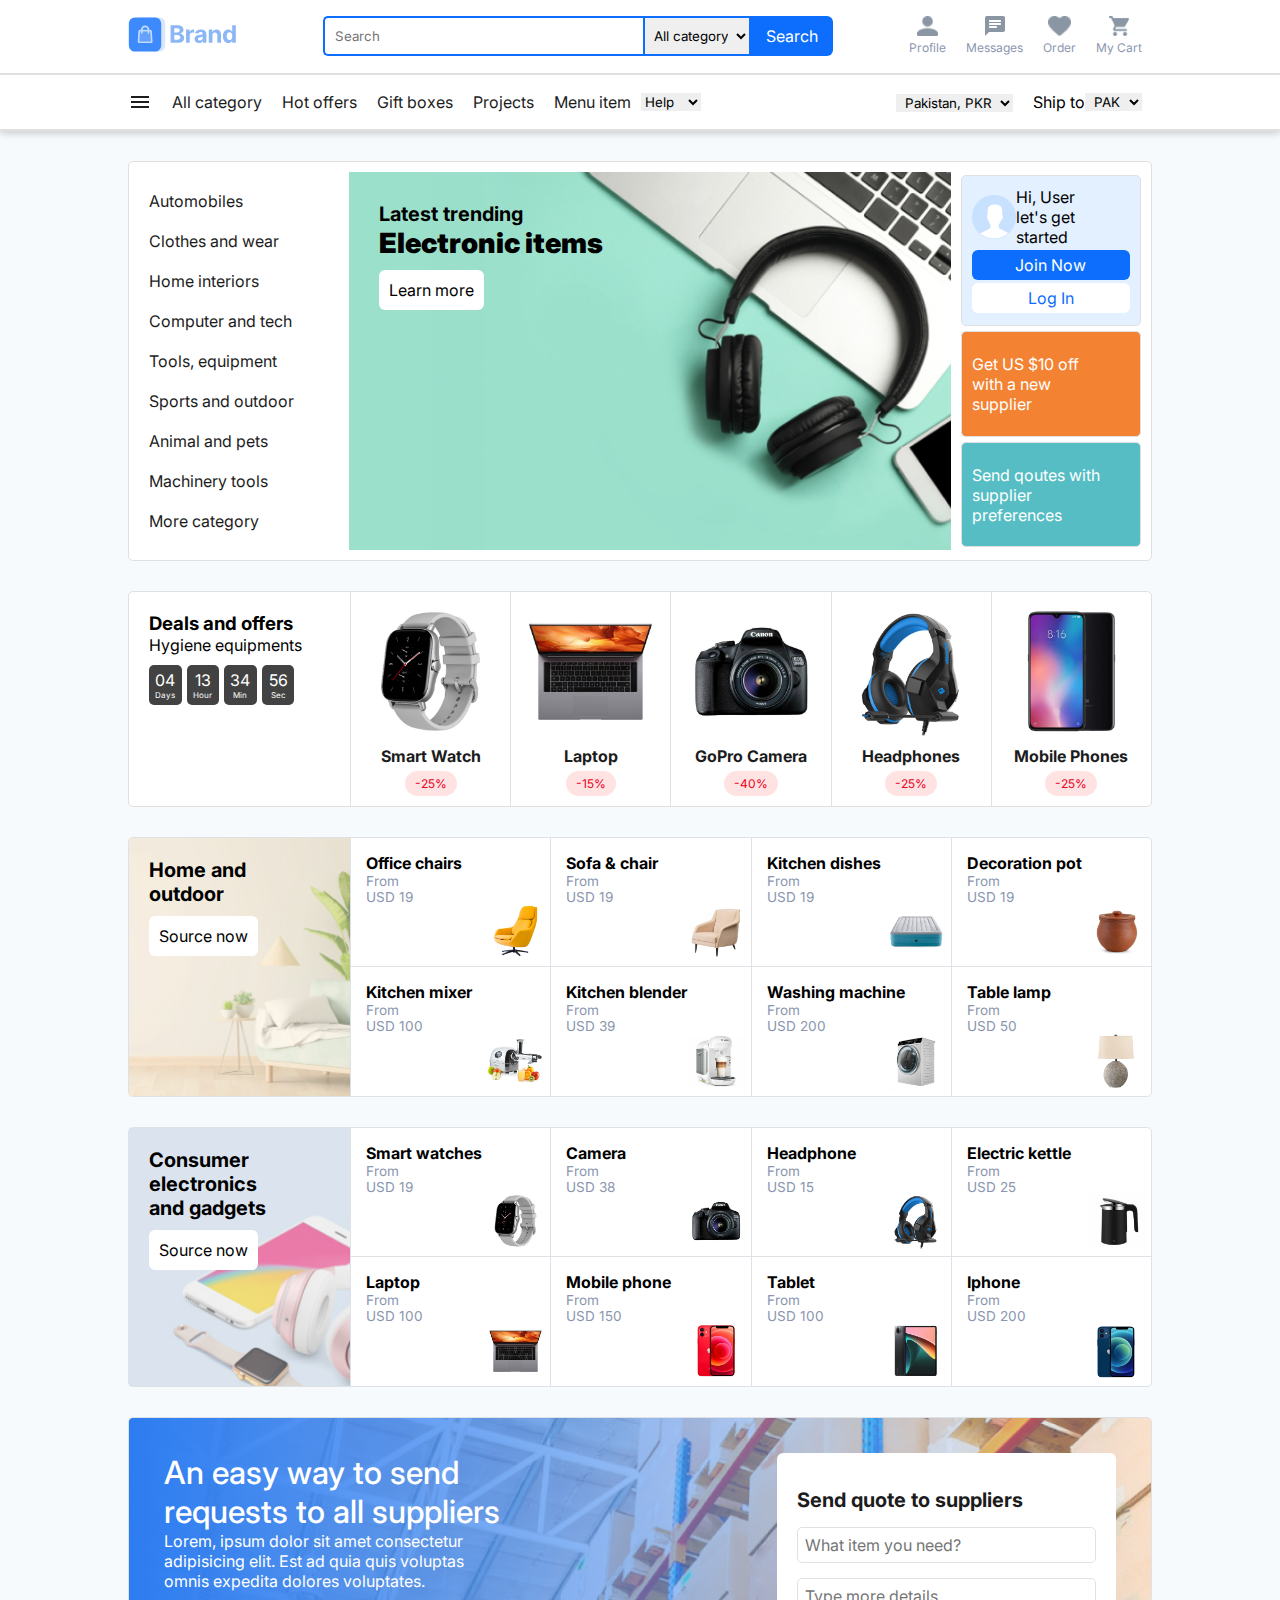
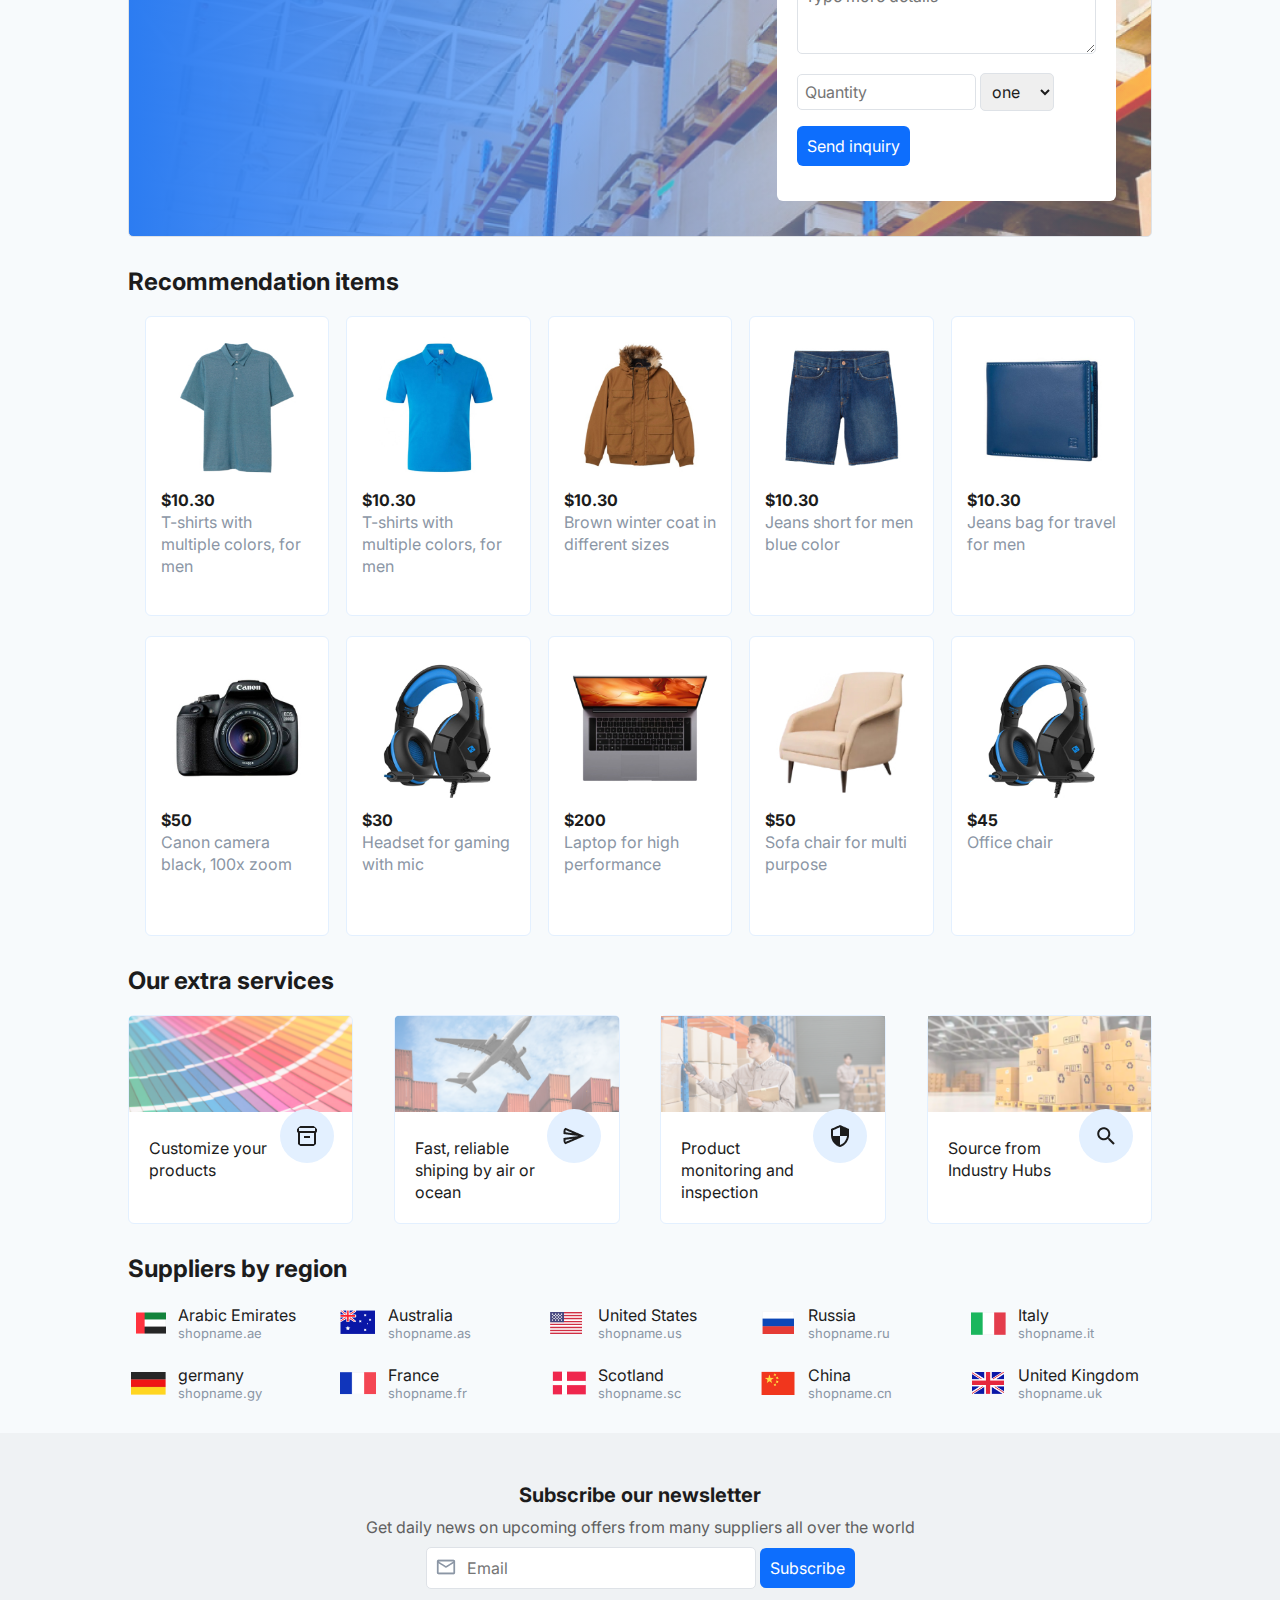
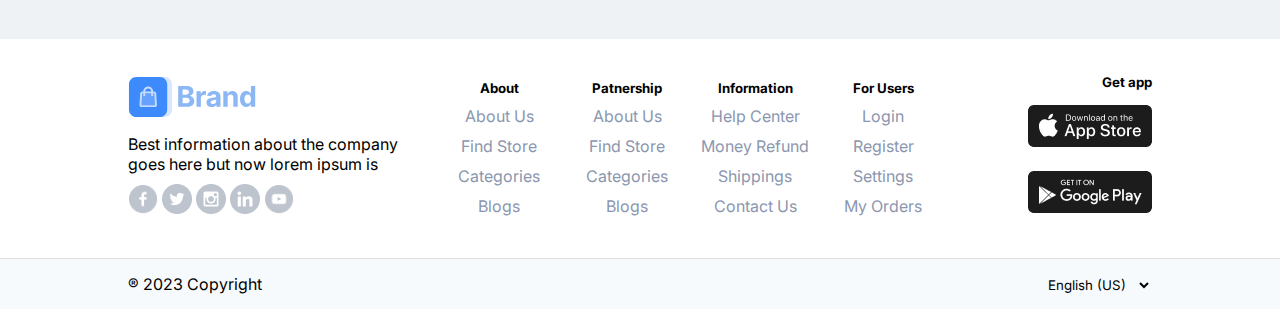
<file: index.html>
<!DOCTYPE html>
<html lang="en">

<head>
    <meta charset="UTF-8">
    <meta name="viewport" content="width=device-width, initial-scale=1.0">
    <meta name="google-site-verification" content="2sLh65_QUooqGblprOI79Jn5isO3HQRgc42UhlFhmOs" />
    <title>Ecommerce Website</title>
    <link rel="preconnect" href="https://fonts.googleapis.com">
    <link rel="preconnect" href="https://fonts.gstatic.com" crossorigin>
    <link
        href="https://fonts.googleapis.com/css2?family=Inter:ital,opsz,wght@0,14..32,100..900;1,14..32,100..900&display=swap"
        rel="stylesheet">
    <link href="stylesheet/styles.css" rel="stylesheet">
    <link href="stylesheet/homepage.css" rel="stylesheet">
</head>

<body>
    <!-- Header which contain navbar -->
    <header>
        <!-- Navbar container div -->
        <nav class="nav-container">
            <!-- Upper part of navbar -->
            <div id="upper-nav" class="flex-between padding">
                <!-- Brand logo in navbar -->
                <div id="nav-logo" class="flex-center">
                    <!-- Menu button for small screen sizes -->
                    <img src="images/menu.png" alt="Menu Icon" class="menu-img" onclick="showSideMenu();">
                    <a href="index.html"><img src="images/logo-colored.svg" alt="Colored Logo" class="logo-img"></a>
                </div>
                <!-- Navbar icons for small screen size -->
                <div id="first-icons" class="flex-center">
                    <div class="fa-icons">
                        <a href="#"><img src="images/shopping_cart.png" alt="Profile Icon"></a>
                    </div>
                    <div class="fa-icons">
                        <a href="#"><img src="images/person.png" alt="Messages Icon"></a>
                    </div>
                </div>
                <!-- Navbar first search box for bigger screen sizes -->
                <div id="first-search-box" class="flex-center search-box">
                    <search class="flex">
                        <input type="text" name="search" id="search-box" class="blue-border" placeholder="Search">
                    </search>
                    <select id="category" class="blue-border">
                        <option selected>All category</option>
                        <option>Option 2</option>
                        <option>Option 3</option>
                        <option>Option 4</option>
                        <option>Option 5</option>
                    </select>
                    <button class="blue-button">Search</button>
                </div>
                <!-- Navbar icon for larger screen size -->
                <div id="second-icons" class="flex-center">
                    <div class="fa-icons text-align">
                        <a href="#" class="no-decoration"><img src="images/profile.png" alt="Profile Icon">
                            <p>Profile</p>
                        </a>
                    </div>
                    <div class="fa-icons text-align">
                        <a href="#" class="no-decoration"><img src="images/message.png" alt="Messages Icon">
                            <p>Messages</p>
                        </a>
                    </div>
                    <div class="fa-icons text-align">
                        <a href="#" class="no-decoration"><img src="images/order.png" alt="Heart Icon">
                            <p>Order</p>
                        </a>
                    </div>
                    <div class="fa-icons  text-align">
                        <a href="#" class="no-decoration">
                            <img src="images/cart.png" alt="Cart Icon">
                            <p>My Cart</p>
                        </a>
                    </div>
                </div>
                <!-- Navbar second search box for small screen size -->
            </div>
            <!-- Search box for small screen size -->
            <div id="search-box-second" class="flex-center padding">
                <search class="flex">
                    <img src="images/search.png" alt="Search Icon">
                    <input type="text" name="search" id="search-box" class="no-border" placeholder="Search">
                </search>
            </div>
            <hr>
            <!-- Lower part of navbar -->
            <div id="lower-nav" class="flex-between padding">
                <!-- Nav items list for large screens -->
                <div id="first-nav-items" class="nav-list flex-center">
                    <img src="images/menu.png" alt="Menu Icon" class="menu-img">
                    <a href="product-category.html">All category</a>
                    <a href="#">Hot offers</a>
                    <a href="#">Gift boxes</a>
                    <a href="#">Projects</a>
                    <a href="product-category.html">Menu item</a>
                    <select id="help" class="no-border">
                        <option selected>Help</option>
                        <option>Option 1</option>
                        <option>Option 2</option>
                        <option>Option 3</option>
                        <option>Option 4</option>
                        <option>Option 5</option>
                    </select>
                </div>
                <!-- Nav payment and shipment options -->
                <div id="nav-payment-shipment" class="flex-center">
                    <div id="payment">
                        <Select id="langpay" class="no-border">
                            <option val="pak" selected>Pakistan, PKR</option>
                            <option val="usd">English, USD</option>
                            <option val="euro">English, EUR</option>
                            <option val="pound">English, GBP</option>
                            <option val="canidian">English, CAD</option>
                            <option val="australian">English, AUD</option>
                        </Select>
                    </div>
                    <div id="shipment" class="flex-center">
                        <p>Ship to</p>
                        <Select id="shipto" class="no-border">
                            <option val="pkr" selected>PAK</option>
                            <option val="us">US</option>
                            <option val="uk">UK</option>
                            <option val="russia">RSA</option>
                            <option val="france">FRN</option>
                        </Select>
                    </div>
                </div>
                <!-- Nav items list for small screens-->
                <div id="second-nav-items" class="flex nav-list">
                    <a href="product-category.html">All category</a>
                    <a href="product-category.html">Gadget</a>
                    <a href="product-category.html">Clothes</a>
                    <a href="product-category.html">Accessories</a>
                    <a href="product-category.html">Fitness</a>
                    <a href="product-category.html">Health</a>
                    <a href="product-category.html">Beauty</a>
                </div>
            </div>
        </nav>
        <hr>
        <div class="side-menu">
            <div>
                <img src="images/avatar.png" alt="Profile image">
                <div>
                    <a href="#">Sign in</a> |
                    <a href="#">Register</a>
                </div>
                <p onclick="hideSideMenu();">x</p>
            </div>
            <a href="index.html"><img src="images/navbar/home.png">Home</a>
            <a href="product-category.html"><img src="images/navbar/list.png">Categories</a>
            <a href="#"><img src="images/navbar/favorite.png">Favorites</a>
            <a href="#"><img src="images/navbar/inventory.png">My Orders</a>
            <hr>
            <a href="#"><img src="images/navbar/language.png">English | USD</a>
            <a href="#"><img src="images/navbar/headset.png">Contact Us</a>
            <a href="#"><img src="images/navbar/business.png">About Us</a>
            <hr>
            <a href="">User agreement</a>
            <a href="">Partnership</a>
            <a href="">Privacy Policy</a>
        </div>
    </header>
    <!-- Main content of homepage -->
    <main class="content">
        <!-- Main section part-->
        <section id="main-section" class="round-border flex">
            <!-- Vertical menu list -->
            <div id="vertical-menu" class="flex-center">
                <a href="product-category.html">Automobiles</a>
                <a href="product-category.html">Clothes and wear</a>
                <a href="product-category.html">Home interiors</a>
                <a href="product-category.html">Computer and tech</a>
                <a href="product-category.html">Tools, equipment</a>
                <a href="product-category.html">Sports and outdoor</a>
                <a href="product-category.html">Animal and pets</a>
                <a href="product-category.html">Machinery tools</a>
                <a href="product-category.html">More category</a>
            </div>
            <!-- Banner image -->
            <div id="banner">
                <h1>Latest trending<br><strong>Electronic items</strong></h1>
                <button class="white-button">Learn more</button>
            </div>
            <!-- Group of block and login/register -->
            <div id="login-block" class="flex-center">
                <div id="login" class="round-border flex-center">
                    <div class="flex-center">
                        <img src="images/avatar.png" alt="Avator Image">
                        <p>Hi, User <br>
                            let's get started</p>
                    </div>
                    <button id="login-button" class="blue-button">Join Now</button>
                    <button id="register-button" class="white-button">Log In</button>
                </div>
                <div class="block flex color-f38332 round-border">
                    <p>Get US $10 off<br>with a new<br>supplier</p>
                </div>
                <div class="block flex color-55bdc3 round-border">
                    <p>Send qoutes with<br>supplier<br>preferences</p>
                </div>
            </div>
        </section>

        <!-- Sales and offers section -->
        <section id="deals-offers" class="round-border flex color-ffffff">
            <div id="countdown" class="leftside">
                <div>
                    <h3>Deals and offers</h3>
                    <p>Hygiene equipments</p>
                </div>
                <div id="timer" class="flex">
                    <span>
                        <p id="days">04</p>
                        <p>Days</p>
                    </span>
                    <span>
                        <p id="Hour">13</p>
                        <p>Hour</p>
                    </span>
                    <span>
                        <p id="Min">34</p>
                        <p>Min</p>
                    </span>
                    <span>
                        <p id="sec">56</p>
                        <p>Sec</p>
                    </span>
                </div>
            </div>
            <div class="rightside">
                <div class="dealsitem">
                    <img src="images/gadgets/9.jpg" alt="Smart watch image">
                    <h4>Smart Watch</h4>
                    <p>-25%</p>
                </div>
                <div class="dealsitem">
                    <img src="images/gadgets/5.jpg" alt="Laptop image">
                    <h4>Laptop</h4>
                    <p>-15%</p>
                </div>
                <div class="dealsitem">
                    <img src="images/gadgets/1.jpg" alt="Camera image">
                    <h4>GoPro Camera</h4>
                    <p>-40%</p>
                </div>
                <div class="dealsitem">
                    <img src="images/gadgets/2.jpg" alt="Headphone image">
                    <h4>Headphones</h4>
                    <p>-25%</p>
                </div>
                <div class="dealsitem">
                    <img src="images/gadgets/7.jpg" alt="Mobile Phone image">
                    <h4>Mobile Phones</h4>
                    <p>-25%</p>
                </div>
            </div>
        </section>

        <!-- Block items group  -->
        <section id="home-decor" class="items-group flex">
            <div class="leftside">
                <h3>Home and outdoor</h3>
                <button class="white-button">Source now</button>
            </div>
            <div class="rightside flex">
                <div class="items" onclick="openPage();">
                    <img src="images/home-decor/2.jpg" alt="Office chair image">
                    <h4>Office chairs</h4>
                    <p>From<br>USD 19</p>
                </div>
                <div class="items" onclick="openPage();">
                    <img src="images/home-decor/1.jpg" alt="Sofa chair image">
                    <h4>Sofa & chair</h4>
                    <p>From<br>USD 19</p>
                </div>
                <div class="items" onclick="openPage();">
                    <img src="images/home-decor/5.jpg" alt="Kitchen dishes image">
                    <h4>Kitchen dishes</h4>
                    <p>From<br>USD 19</p>
                </div>
                <div class="items" onclick="openPage();">
                    <img src="images/home-decor/3.jpg" alt="Decoration pot image">
                    <h4>Decoration pot</h4>
                    <p>From<br>USD 19</p>
                </div>
                <div class="items" onclick="openPage();">
                    <img src="images/home-decor/9.jpg" alt="Kitchen mixer image">
                    <h4>Kitchen mixer</h4>
                    <p>From<br>USD 100</p>
                </div>
                <div class="items" onclick="openPage();">
                    <img src="images/home-decor/8.jpg" alt="Kitchen blender image">
                    <h4>Kitchen blender</h4>
                    <p>From<br>USD 39</p>
                </div>
                <div class="items" onclick="openPage();">
                    <img src="images/home-decor/10.jpg" alt="Washing machine image">
                    <h4>Washing machine</h4>
                    <p>From<br>USD 200</p>
                </div>
                <div class="items" onclick="openPage();">
                    <img src="images/home-decor/6.jpg" alt="Table lamp image">
                    <h4>Table lamp</h4>
                    <p>From<br>USD 50</p>
                </div>
            </div>
            <div class="source-now">
                <a href="">Source Now <img src="images/arrow.png" alt="Arrow image"></a>
            </div>
        </section>

        <!-- Block items group  -->
        <section id="electronics" class="items-group flex">
            <div class="leftside">
                <h3>Consumer electronics and gadgets</h3>
                <button class="white-button">Source now</button>
            </div>
            <div class="rightside flex">
                <div class="items" onclick="openPage();">
                    <img src="images/gadgets/9.jpg" alt="Smart watch image">
                    <h4>Smart watches</h4>
                    <p>From<br>USD 19</p>
                </div>
                <div class="items" onclick="openPage();">
                    <img src="images/gadgets/1.jpg" alt="Camera image">
                    <h4>Camera</h4>
                    <p>From<br>USD 38</p>
                </div>
                <div class="items" onclick="openPage();">
                    <img src="images/gadgets/2.jpg" alt="Headphone image">
                    <h4>Headphone</h4>
                    <p>From<br>USD 15</p>
                </div>
                <div class="items" onclick="openPage();">
                    <img src="images/gadgets/4.jpg" alt="Electric kettle image">
                    <h4>Electric kettle</h4>
                    <p>From<br>USD 25</p>
                </div>
                <div class="items" onclick="openPage();">
                    <img src="images/gadgets/5.jpg" alt="Laptop image">
                    <h4>Laptop</h4>
                    <p>From<br>USD 100</p>
                </div>
                <div class="items" onclick="openPage();">
                    <img src="images/gadgets/6.jpg" alt="Mobile phone image">
                    <h4>Mobile phone</h4>
                    <p>From<br>USD 150</p>
                </div>
                <div class="items" onclick="openPage();">
                    <img src="images/gadgets/10.jpg" alt="Tablet image">
                    <h4>Tablet</h4>
                    <p>From<br>USD 100</p>
                </div>
                <div class="items" onclick="openPage();">
                    <img src="images/gadgets/8.jpg" alt="Iphone image">
                    <h4>Iphone</h4>
                    <p>From<br>USD 200</p>
                </div>
            </div>
            <div class="source-now">
                <a href="">Source Now <img src="images/arrow.png" alt="Arrow image"></a>
            </div>
        </section>

        <!-- Inquiry section -->
        <section id="inquiry">
            <div id="description">
                <p>An easy way to send requests to all suppliers</p>
                <p>Lorem, ipsum dolor sit amet consectetur adipisicing elit. Est ad quia quis voluptas omnis expedita
                    dolores voluptates.</p>
                <button class="blue-button">Send inquiry</button>
            </div>
            <div id="inquiry-form">
                <form>
                    <p>Send quote to suppliers</p>
                    <div class="form-control">
                        <input id="item-name" type="text" placeholder="What item you need?">
                    </div>
                    <div class="form-control">
                        <textarea name="" id="item-detail" placeholder="Type more details" rows="3"></textarea>
                    </div>
                    <div class="form-control">
                        <input id="item-quantity" type="number" placeholder="Quantity">
                        <select id="item-unit">
                            <option value="one" selected>one</option>
                            <option value="two">two</option>
                            <option value="three">three</option>
                            <option value="four">three</option>
                            <option value="five">three</option>
                        </select>
                    </div>
                    <button class="blue-button">Send inquiry</button>
                </form>
            </div>
        </section>

        <!-- Recommendation section -->
        <section id="recommendation">
            <h3>Recommendation items</h3>
            <div>
                <div class="item">
                    <img src="images/clothes/1.jpg">
                    <p class="item-price">$10.30</p>
                    <p class="item-description">T-shirts with multiple colors, for men</p>
                </div>
                <div class="item">
                    <img src="images/clothes/2.jpg">
                    <p class="item-price">$10.30</p>
                    <p class="item-description">T-shirts with multiple colors, for men</p>
                </div>
                <div class="item">
                    <img src="images/clothes/3.jpg">
                    <p class="item-price">$10.30</p>
                    <p class="item-description">Brown winter coat in different sizes</p>
                </div>
                <div class="item">
                    <img src="images/clothes/4.jpg">
                    <p class="item-price">$10.30</p>
                    <p class="item-description">Jeans short for men blue color</p>
                </div>
                <div class="item">
                    <img src="images/clothes/6.jpg">
                    <p class="item-price">$10.30</p>
                    <p class="item-description">Jeans bag for travel for men</p>
                </div>
                <div class="item">
                    <img src="images/gadgets/1.jpg">
                    <p class="item-price">$50</p>
                    <p class="item-description">Canon camera black, 100x zoom</p>
                </div>
                <div class="item">
                    <img src="images/gadgets/2.jpg">
                    <p class="item-price">$30</p>
                    <p class="item-description">Headset for gaming with mic</p>
                </div>
                <div class="item">
                    <img src="images/gadgets/5.jpg">
                    <p class="item-price">$200</p>
                    <p class="item-description">Laptop for high performance</p>
                </div>
                <div class="item">
                    <img src="images/home-decor/1.jpg">
                    <p class="item-price">$50</p>
                    <p class="item-description">Sofa chair for multi purpose</p>
                </div>
                <div class="item">
                    <img src="images/gadgets/2.jpg">
                    <p class="item-price">$45</p>
                    <p class="item-description">Office chair</p>
                </div>
            </div>
        </section>

        <!-- Extra services section -->
        <section id="extra-services">
            <h3>Our extra services</h3>
            <div>
                <div class="service">
                    <img src="images/services/1.png" alt="Extra service image">
                    <img src="images/services/inventory.png" alt="Inventory image">
                    <p class="service-description">Customize your products</p>
                </div>
                <div class="service">
                    <img src="images/services/2.png" alt="Extra service image">
                    <img src="images/services/send.png" alt="Send image">
                    <p class="service-description">Fast, reliable shiping by air or ocean</p>
                </div>
                <div class="service">
                    <img src="images/services/3.png" alt="Extra service image">
                    <img src="images/services/security.png" alt="Sercurity image">
                    <p class="service-description">Product monitoring and inspection</p>
                </div>
                <div class="service">
                    <img src="images/services/4.png" alt="Extra service image">
                    <img src="images/services/search.png" alt="Search image">
                    <p class="service-description">Source from Industry Hubs</p>
                </div>
            </div>
        </section>

        <!-- Supplier by region -->
        <section id="suppliers">
            <h3>Suppliers by region</h3>
            <div>
                <div class="regions">
                    <img src="images/flags/dubai.png">
                    <div>
                        <p>Arabic Emirates</p>
                        <p>shopname.ae</p>
                    </div>
                </div>
                <div class="regions">
                    <img src="images/flags/australia.png">
                    <div>
                        <p>Australia</p>
                        <p>shopname.as</p>
                    </div>
                </div>
                <div class="regions">
                    <img src="images/flags/usa.png">
                    <div>
                        <p>United States</p>
                        <p>shopname.us</p>
                    </div>
                </div>
                <div class="regions">
                    <img src="images/flags/russia.png">
                    <div>
                        <p>Russia</p>
                        <p>shopname.ru</p>
                    </div>
                </div>
                <div class="regions">
                    <img src="images/flags/itlay.png">
                    <div>
                        <p>Italy</p>
                        <p>shopname.it</p>
                    </div>
                </div>
                <div class="regions">
                    <img src="images/flags/germany.png">
                    <div>
                        <p>germany</p>
                        <p>shopname.gy</p>
                    </div>
                </div>
                <div class="regions">
                    <img src="images/flags/france.png">
                    <div>
                        <p>France</p>
                        <p>shopname.fr</p>
                    </div>
                </div>
                <div class="regions">
                    <img src="images/flags/scotland.png">
                    <div>
                        <p>Scotland</p>
                        <p>shopname.sc</p>
                    </div>
                </div>
                <div class="regions">
                    <img src="images/flags/china.png">
                    <div>
                        <p>China</p>
                        <p>shopname.cn</p>
                    </div>
                </div>
                <div class="regions">
                    <img src="images/flags/england.png">
                    <div>
                        <p>United Kingdom</p>
                        <p>shopname.uk</p>
                    </div>
                </div>
            </div>
        </section>
    </main>

    <!-- Newsletter subscription section -->
    <div id="newsletter">
        <h3>Subscribe our newsletter</h3>
        <p>Get daily news on upcoming offers from many suppliers all over the world</p>
        <div class="form-control">
            <input id="newsletter-email" type="email" placeholder="Email">
            <button class="blue-button">Subscribe</button>
        </div>
    </div>
    <!-- Footer -->
    <footer>
        <!-- Container for upper part of footer -->
        <div class="upper-footer flex-center padding">
            <!-- Container for brand logo and social links -->
            <div id="social" class="">
                <a href=" index.html">
                    <img src="images/logo-colored.svg" alt="Brand Logo">
                </a>
                <p>Best information about the company goes here but now lorem ipsum is</p>
                <div id="social-links">
                    <a href="#"><img src="images/facebook.png" alt="Facebook Link"></a>
                    <a href="#"><img src="images/twitter.png" alt="Twitter Link"></a>
                    <a href="#"><img src="images/instagram.png" alt="Instagram Link"></a>
                    <a href="#"><img src="images/linkedin.png" alt="Linkedin Link"></a>
                    <a href="#"><img src="images/youtube.png" alt="Youtube Link"></a>
                </div>
            </div>
            <!-- Container for navigation links -->
            <div id="footer-nav-links" class="flex-center">
                <div class="col">
                    <h5>About</h5>
                    <a href="#">About Us</a>
                    <a href="#">Find Store</a>
                    <a href="product-category.html">Categories</a>
                    <a href="#">Blogs</a>
                </div>
                <div class="col">
                    <h5>Patnership</h5>
                    <a href="#">About Us</a>
                    <a href="#">Find Store</a>
                    <a href="product-category.html">Categories</a>
                    <a href="#">Blogs</a>
                </div>
                <div class="col">
                    <h5>Information</h5>
                    <a href="#">Help Center</a>
                    <a href="#">Money Refund</a>
                    <a href="#">Shippings</a>
                    <a href="#">Contact Us</a>
                </div>
                <div class="col">
                    <h5>For Users</h5>
                    <a href="#">Login</a>
                    <a href="#">Register</a>
                    <a href="#">Settings</a>
                    <a href="#">My Orders</a>
                </div>
            </div>
            <!-- Container for application download links -->
            <div id="app-link" class="">
                <h5>Get app</h5>
                <a href="#"><img src="images/appstore.png" src="App store link"></a>
                <a href="#"><img src="images/playstore.png" src="Play store link"></a>
            </div>
        </div>
        <!-- Conatiner for lower part of footer -->
        <div class="lower-footer flex-center padding">
            <div id="copyright">
                &#174 2023 Copyright
            </div>
            <div id="language">
                <Select id="" class="no-border">
                    <option val="us" selected>English (US)</option>
                    <option val="uk">English (UK)</option>
                    <option val="canada">English (CAN) </option>
                    <option val="australia">English (AUS)</option>
                </Select>
            </div>
        </div>
    </footer>
</body>
<script src="javascript/basic.js"></script>

</html>
</file>
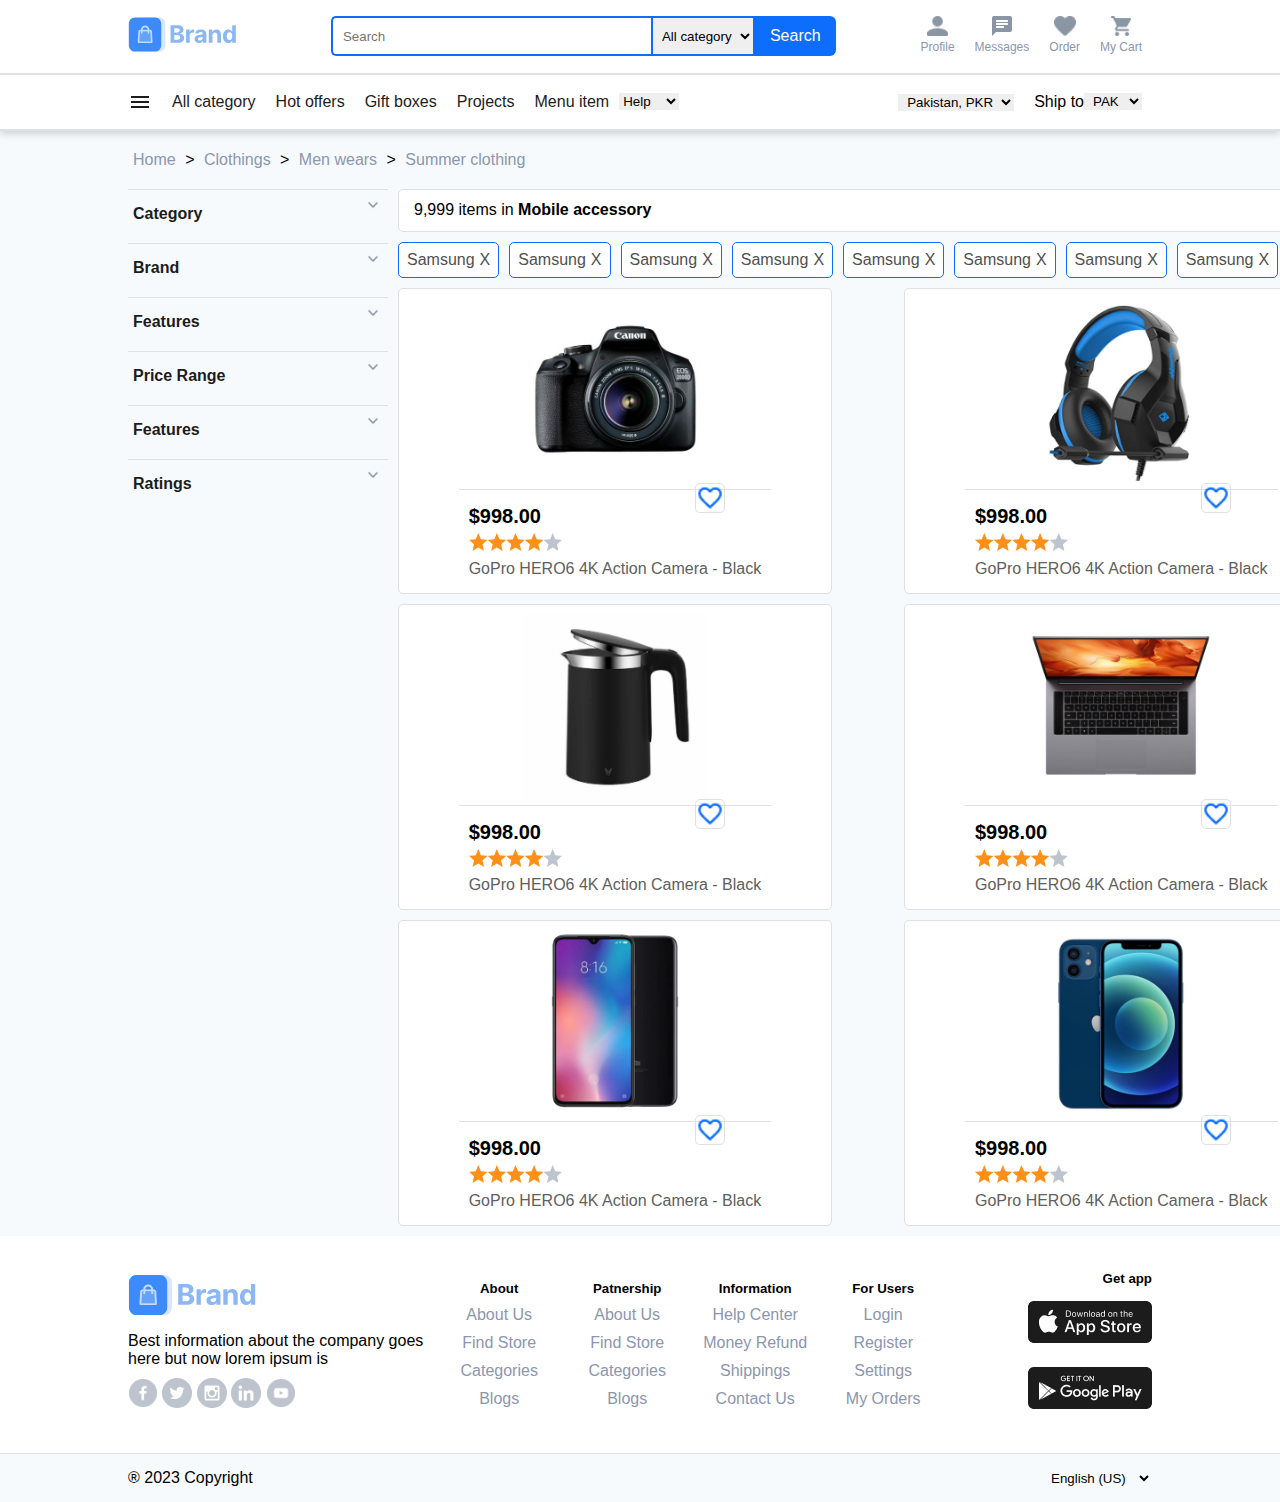
<file: category.html>
<!DOCTYPE html>
<html lang="en">

<head>
    <meta charset="UTF-8">
    <meta name="viewport" content="width=device-width, initial-scale=1.0">
    <title>Single Category Page</title>
    <link href="stylesheet/styles.css" rel="stylesheet">
    <link href="stylesheet/singlecategory.css" rel="stylesheet">
</head>

<body>
    <!-- Header which contain navbar -->
    <header>
        <!-- Navbar container div -->
        <nav class="nav-container">
            <!-- Upper part of navbar -->
            <div id="upper-nav" class="flex-between padding">
                <!-- Brand logo in navbar -->
                <div id="nav-logo" class="flex-center">
                    <!-- Menu button for small screen sizes -->
                    <img src="images/menu.png" alt="Menu Icon" class="menu-img" onclick="showSideMenu();">
                    <a href="index.html"><img src="images/logo-colored.svg" alt="Colored Logo" class="logo-img"></a>
                </div>
                <!-- Navbar icons for small screen size -->
                <div id="first-icons" class="flex-center">
                    <div class="fa-icons">
                        <a href="#"><img src="images/shopping_cart.png" alt="Profile Icon"></a>
                    </div>
                    <div class="fa-icons">
                        <a href="#"><img src="images/person.png" alt="Messages Icon"></a>
                    </div>
                </div>
                <!-- Navbar first search box for bigger screen sizes -->
                <div id="first-search-box" class="flex-center search-box">
                    <search class="flex">
                        <input type="text" name="search" id="search-box" class="blue-border" placeholder="Search">
                    </search>
                    <select id="category" class="blue-border">
                        <option selected>All category</option>
                        <option>Option 2</option>
                        <option>Option 3</option>
                        <option>Option 4</option>
                        <option>Option 5</option>
                    </select>
                    <button class="blue-button">Search</button>
                </div>
                <!-- Navbar icon for larger screen size -->
                <div id="second-icons" class="flex-center">
                    <div class="fa-icons text-align">
                        <a href="#" class="no-decoration"><img src="images/profile.png" alt="Profile Icon">
                            <p>Profile</p>
                        </a>
                    </div>
                    <div class="fa-icons text-align">
                        <a href="#" class="no-decoration"><img src="images/message.png" alt="Messages Icon">
                            <p>Messages</p>
                        </a>
                    </div>
                    <div class="fa-icons text-align">
                        <a href="#" class="no-decoration"><img src="images/order.png" alt="Heart Icon">
                            <p>Order</p>
                        </a>
                    </div>
                    <div class="fa-icons  text-align">
                        <a href="#" class="no-decoration">
                            <img src="images/cart.png" alt="Cart Icon">
                            <p>My Cart</p>
                        </a>
                    </div>
                </div>
                <!-- Navbar second search box for small screen size -->
            </div>
            <!-- Search box for small screen size -->
            <div id="search-box-second" class="flex-center padding">
                <search class="flex">
                    <img src="images/search.png" alt="Search Icon">
                    <input type="text" name="search" id="search-box" class="no-border" placeholder="Search">
                </search>
            </div>
            <hr>
            <!-- Lower part of navbar -->
            <div id="lower-nav" class="flex-between padding">
                <!-- Nav items list for large screens -->
                <div id="first-nav-items" class="nav-list flex-center">
                    <img src="images/menu.png" alt="Menu Icon" class="menu-img">
                    <a href="#">All category</a>
                    <a href="#">Hot offers</a>
                    <a href="#">Gift boxes</a>
                    <a href="#">Projects</a>
                    <a href="#">Menu item</a>
                    <select id="help" class="no-border">
                        <option selected>Help</option>
                        <option>Option 1</option>
                        <option>Option 2</option>
                        <option>Option 3</option>
                        <option>Option 4</option>
                        <option>Option 5</option>
                    </select>
                </div>
                <!-- Nav payment and shipment options -->
                <div id="nav-payment-shipment" class="flex-center">
                    <div id="payment">
                        <Select id="langpay" class="no-border">
                            <option val="pak" selected>Pakistan, PKR</option>
                            <option val="usd">English, USD</option>
                            <option val="euro">English, EUR</option>
                            <option val="pound">English, GBP</option>
                            <option val="canidian">English, CAD</option>
                            <option val="australian">English, AUD</option>
                        </Select>
                    </div>
                    <div id="shipment" class="flex-center">
                        <p>Ship to</p>
                        <Select id="shipto" class="no-border">
                            <option val="pkr" selected>PAK</option>
                            <option val="us">US</option>
                            <option val="uk">UK</option>
                            <option val="russia">RSA</option>
                            <option val="france">FRN</option>
                        </Select>
                    </div>
                </div>
                <!-- Nav items list for small screens-->
                <div id="second-nav-items" class="flex nav-list">
                    <a href="#">All category</a>
                    <a href="#">Gadget</a>
                    <a href="#">Clothes</a>
                    <a href="#">Accessories</a>
                    <a href="#">Fitness</a>
                    <a href="#">Health</a>
                    <a href="#">Beauty</a>
                </div>
            </div>
        </nav>
        <hr>
        <div class="side-menu">
            <div>
                <img src="images/avatar.png" alt="Profile image">
                <div>
                    <a href="#">Sign in</a> |
                    <a href="#">Register</a>
                </div>
                <p onclick="hideSideMenu();">x</p>
            </div>
            <a href="index.html"><img src="images/navbar/home.png">Home</a>
            <a href="#"><img src="images/navbar/list.png">Categories</a>
            <a href="#"><img src="images/navbar/favorite.png">Favorites</a>
            <a href="#"><img src="images/navbar/inventory.png">My Orders</a>
            <hr>
            <a href="#"><img src="images/navbar/language.png">English | USD</a>
            <a href="#"><img src="images/navbar/headset.png">Contact Us</a>
            <a href="#"><img src="images/navbar/business.png">About Us</a>
            <hr>
            <a href="">User agreement</a>
            <a href="">Partnership</a>
            <a href="">Privacy Policy</a>
        </div>
    </header>

    <div class="navigation-list padding">
        <a href="index.html">Home</a> > <a href="category.html">Clothings</a> > <a href="#">Men wears</a> >
        <a href="#">Summer clothing</a>
    </div>

    <!-- Main content of category page -->
    <main class="padding">
        <aside class="sidebar">
            <p onclick="hideFilters();">x</p>
            <div id="category" class="sidebar-dropdown">
                <h2 onclick="toggleSideBarDropDown(this);">Category</h2>
                <div class="filters">
                    <a href="category.html">Mobile accessory</a>
                    <a href="category.html">Electronics</a>
                    <a href="category.html">Smartphones</a>
                    <a href="category.html">Modern tech</a>
                    <a href="#">See all</a>
                </div>
                <img src="images/expand_more.png" alt="Expand more image">
            </div>
            <div id="brand" class="sidebar-dropdown">
                <h2 onclick="toggleSideBarDropDown(this);">Brand</h2>
                <div class="filters">
                    <label for="samsung"><input type="checkbox" id="samsung" value="Samsung">Samsung</label>
                    <label for="apple"><input type="checkbox" id="apple" value="Apple">Apple</label>
                    <label for="lenovo"><input type="checkbox" id="lenovo" value="Lenovo">Lenovo</label>
                    <label for="huawei"><input type="checkbox" id="huawei" value="Huawei">Huawei</label>
                    <a href="#">See all</a>
                </div>
                <img src="images/expand_more.png" alt="Expand more image">
            </div>
            <div id="features" class="sidebar-dropdown">
                <h2 onclick="toggleSideBarDropDown(this);">Features</h2>
                <div class="filters">
                    <label for="metallic"><input type="checkbox" id="metallic" value="Matallic">Metallic</label>
                    <label for="plastic-cover"><input type="checkbox" id="plastic-cover" value="Plastic Cover">Plastic
                        Cover</label>
                    <label for="RAM-8GB"><input type="checkbox" id="RAM-8GB" value="8GB RAM">8GB RAM</label>
                    <label for="super-power"><input type="checkbox" id="super-power" value="Super Power">Super
                        Power</label>
                    <a href="#">See all</a>
                </div>
                <img src="images/expand_more.png" alt="Expand more image">
            </div>
            <div id="price" class="sidebar-dropdown">
                <h2 onclick="toggleSideBarDropDown(this);">Price Range</h2>
                <div class="filters">
                </div>
                <img src="images/expand_more.png" alt="Expand more image">
            </div>
            <div id="condition" class="sidebar-dropdown">
                <h2 onclick="toggleSideBarDropDown(this);">Features</h2>
                <div class="filters">
                    <label for="any"><input type="radio" id="any" name="condition-radio" value="Any">Any</label>
                    <label for="refurbished"><input type="radio" id="refurbished" name="condition-radio"
                            value="Refurbished">Refurbished</label>
                    <label for="brand-new"><input type="radio" id="brand-new" name="condition-radio"
                            value="Brand New">Brand New</label>
                    <label for="old-items"><input type="radio" id="old-items" name="condition-radio"
                            value="Old Items">Old Items</label>
                </div>
                <img src="images/expand_more.png" alt="Expand more image">
            </div>
            <div id="rating" class="sidebar-dropdown">
                <h2 onclick="toggleSideBarDropDown(this);">Ratings</h2>
                <div class="filters">
                    <label for="five-star"><input type="checkbox" id="five-star" value="5 Stars"><img
                            src="images/5-star.png" alt="5 star rating"></label>
                    <label for="four-star"><input type="checkbox" id="four-star" value="4 Stars"><img
                            src="images/4-star.png" alt="4 star rating"></label>
                    <label for="three-star"><input type="checkbox" id="three-star" value="3 Stars"><img
                            src="images/3-star.png" alt="3 star rating"></label>
                    <label for="two-star"><input type="checkbox" id="two-star" value="2 Stars"><img
                            src="images/2-star.png" alt="2 star rating"></label>
                </div>
                <img src="images/expand_more.png" alt="Expand more image">
            </div>
        </aside>
        <section class="items-list">
            <div id="controls">
                <p>9,999 items in <strong>Mobile accessory</strong></p>
                <div>
                    <select name="sort-items" id="sort-dropdown" class="no-border">
                        <option selected>Newest</option>
                        <option>Oldest</option>
                        <option>Cheapest</option>
                        <option>Expensive</option>
                    </select>
                    <button id="filter-button" class="white-button" onclick="showFilters();">Filter <img
                            src="images/filter.png">
                    </button>
                    <label for="verified-items">
                        <input type="checkbox" id="verified-items"> Verified Only
                    </label>
                    <select name="featured" id="feature-dropdown" class="no-border">
                        <option selected>Featured</option>
                        <option>Oldest</option>
                        <option>Cheapest</option>
                        <option>Expensive</option>
                    </select>
                    <div class="item-view">
                        <img src="images/gridview.png" alt="Grid view button" onclick="showGridMode();">
                        <img src="images/listview.png" alt="List view button" onclick="showListMode();">
                    </div>
                </div>
            </div>
            <div id="active-filters">
                <div class="item-filter">
                    <p class="name-filter">Samsung</p>
                    <p class="cancel-filter">X</p>
                </div>
                <div class="item-filter">
                    <p class="name-filter">Samsung</p>
                    <p class="cancel-filter">X</p>
                </div>
                <div class="item-filter">
                    <p class="name-filter">Samsung</p>
                    <p class="cancel-filter">X</p>
                </div>
                <div class="item-filter">
                    <p class="name-filter">Samsung</p>
                    <p class="cancel-filter">X</p>
                </div>
                <div class="item-filter">
                    <p class="name-filter">Samsung</p>
                    <p class="cancel-filter">X</p>
                </div>
                <div class="item-filter">
                    <p class="name-filter">Samsung</p>
                    <p class="cancel-filter">X</p>
                </div>
                <div class="item-filter">
                    <p class="name-filter">Samsung</p>
                    <p class="cancel-filter">X</p>
                </div>
                <div class="item-filter">
                    <p class="name-filter">Samsung</p>
                    <p class="cancel-filter">X</p>
                </div>
                <div class="item-filter">
                    <p class="name-filter">Samsung</p>
                    <p class="cancel-filter">X</p>
                </div>
                <div class="item-filter">
                    <p class="name-filter">Samsung</p>
                    <p class="cancel-filter">X</p>
                </div>
                <div class="item-filter">
                    <p class="name-filter">Samsung</p>
                    <p class="cancel-filter">X</p>
                </div>
                <div class="item-filter">
                    <p class="name-filter">Samsung</p>
                    <p class="cancel-filter">X</p>
                </div>
                <div class="item-filter">
                    <p class="name-filter">Samsung</p>
                    <p class="cancel-filter">X</p>
                </div>
            </div>
            <div>
                <div class="item-detail grid-view">
                    <img src=" images/gadgets/1.jpg" alt="Canon camera image">
                    <div class="detail">
                        <h2 class="title">Canon Camera E0S 2000, Black 10x zoom</h2>
                        <p class="price">$998.00</p>
                        <div> <img src="images/4-star.png" alt="4 star rating image">
                            <div class="dot"></div>
                            <p class="order-no">154 orders</p>
                            <div class="dot"></div>
                            <p class="shipping">Free Shipping</p>
                        </div>
                        <p class="description">Lorem ipsum dolor sit amet consectetur adipisicing elit. Quis iusto est
                            cumque enim doloremque tenetur</p>
                        <a href="#">View details</a>
                        <p class="title">GoPro HERO6 4K Action Camera - Black</p>
                    </div>
                    <div class="favourite">
                        <img src="images/favorite.png" alt="Favourite icon">
                    </div>
                </div>
                <div class="item-detail grid-view">
                    <img src=" images/gadgets/2.jpg" alt="Canon camera image">
                    <div class="detail">
                        <h2 class="title">Canon Camera E0S 2000, Black 10x zoom</h2>
                        <p class="price">$998.00</p>
                        <div> <img src="images/4-star.png" alt="4 star rating image">
                            <div class="dot"></div>
                            <p class="order-no">154 orders</p>
                            <div class="dot"></div>
                            <p class="shipping">Free Shipping</p>
                        </div>
                        <p class="description">Lorem ipsum dolor sit amet consectetur adipisicing elit. Quis iusto est
                            cumque enim doloremque tenetur</p>
                        <a href="#">View details</a>
                        <p class="title">GoPro HERO6 4K Action Camera - Black</p>
                    </div>
                    <div class="favourite">
                        <img src="images/favorite.png" alt="Favourite icon">
                    </div>
                </div>
                <div class="item-detail grid-view">
                    <img src=" images/gadgets/3.jpg" alt="Canon camera image">
                    <div class="detail">
                        <h2 class="title">Canon Camera E0S 2000, Black 10x zoom</h2>
                        <p class="price">$998.00</p>
                        <div> <img src="images/4-star.png" alt="4 star rating image">
                            <div class="dot"></div>
                            <p class="order-no">154 orders</p>
                            <div class="dot"></div>
                            <p class="shipping">Free Shipping</p>
                        </div>
                        <p class="description">Lorem ipsum dolor sit amet consectetur adipisicing elit. Quis iusto est
                            cumque enim doloremque tenetur</p>
                        <a href="#">View details</a>
                        <p class="title">GoPro HERO6 4K Action Camera - Black</p>
                    </div>
                    <div class="favourite">
                        <img src="images/favorite.png" alt="Favourite icon">
                    </div>
                </div>
                <div class="item-detail grid-view">
                    <img src=" images/gadgets/4.jpg" alt="Canon camera image">
                    <div class="detail">
                        <h2 class="title">Canon Camera E0S 2000, Black 10x zoom</h2>
                        <p class="price">$998.00</p>
                        <div> <img src="images/4-star.png" alt="4 star rating image">
                            <div class="dot"></div>
                            <p class="order-no">154 orders</p>
                            <div class="dot"></div>
                            <p class="shipping">Free Shipping</p>
                        </div>
                        <p class="description">Lorem ipsum dolor sit amet consectetur adipisicing elit. Quis iusto est
                            cumque enim doloremque tenetur</p>
                        <a href="#">View details</a>
                        <p class="title">GoPro HERO6 4K Action Camera - Black</p>
                    </div>
                    <div class="favourite">
                        <img src="images/favorite.png" alt="Favourite icon">
                    </div>
                </div>
                <div class="item-detail grid-view">
                    <img src=" images/gadgets/5.jpg" alt="Canon camera image">
                    <div class="detail">
                        <h2 class="title">Canon Camera E0S 2000, Black 10x zoom</h2>
                        <p class="price">$998.00</p>
                        <div> <img src="images/4-star.png" alt="4 star rating image">
                            <div class="dot"></div>
                            <p class="order-no">154 orders</p>
                            <div class="dot"></div>
                            <p class="shipping">Free Shipping</p>
                        </div>
                        <p class="description">Lorem ipsum dolor sit amet consectetur adipisicing elit. Quis iusto est
                            cumque enim doloremque tenetur</p>
                        <a href="#">View details</a>
                        <p class="title">GoPro HERO6 4K Action Camera - Black</p>
                    </div>
                    <div class="favourite">
                        <img src="images/favorite.png" alt="Favourite icon">
                    </div>
                </div>
                <div class="item-detail grid-view">
                    <img src=" images/gadgets/6.jpg" alt="Canon camera image">
                    <div class="detail">
                        <h2 class="title">Canon Camera E0S 2000, Black 10x zoom</h2>
                        <p class="price">$998.00</p>
                        <div> <img src="images/4-star.png" alt="4 star rating image">
                            <div class="dot"></div>
                            <p class="order-no">154 orders</p>
                            <div class="dot"></div>
                            <p class="shipping">Free Shipping</p>
                        </div>
                        <p class="description">Lorem ipsum dolor sit amet consectetur adipisicing elit. Quis iusto est
                            cumque enim doloremque tenetur</p>
                        <a href="#">View details</a>
                        <p class="title">GoPro HERO6 4K Action Camera - Black</p>
                    </div>
                    <div class="favourite">
                        <img src="images/favorite.png" alt="Favourite icon">
                    </div>
                </div>
                <div class="item-detail grid-view">
                    <img src=" images/gadgets/7.jpg" alt="Canon camera image">
                    <div class="detail">
                        <h2 class="title">Canon Camera E0S 2000, Black 10x zoom</h2>
                        <p class="price">$998.00</p>
                        <div> <img src="images/4-star.png" alt="4 star rating image">
                            <div class="dot"></div>
                            <p class="order-no">154 orders</p>
                            <div class="dot"></div>
                            <p class="shipping">Free Shipping</p>
                        </div>
                        <p class="description">Lorem ipsum dolor sit amet consectetur adipisicing elit. Quis iusto est
                            cumque enim doloremque tenetur</p>
                        <a href="#">View details</a>
                        <p class="title">GoPro HERO6 4K Action Camera - Black</p>
                    </div>
                    <div class="favourite">
                        <img src="images/favorite.png" alt="Favourite icon">
                    </div>
                </div>
                <div class="item-detail grid-view">
                    <img src=" images/gadgets/8.jpg" alt="Canon camera image">
                    <div class="detail">
                        <h2 class="title">Canon Camera E0S 2000, Black 10x zoom</h2>
                        <p class="price">$998.00</p>
                        <div> <img src="images/4-star.png" alt="4 star rating image">
                            <div class="dot"></div>
                            <p class="order-no">154 orders</p>
                            <div class="dot"></div>
                            <p class="shipping">Free Shipping</p>
                        </div>
                        <p class="description">Lorem ipsum dolor sit amet consectetur adipisicing elit. Quis iusto est
                            cumque enim doloremque tenetur</p>
                        <a href="#">View details</a>
                        <p class="title">GoPro HERO6 4K Action Camera - Black</p>
                    </div>
                    <div class="favourite">
                        <img src="images/favorite.png" alt="Favourite icon">
                    </div>
                </div>
                <div class="item-detail grid-view">
                    <img src=" images/gadgets/9.jpg" alt="Canon camera image">
                    <div class="detail">
                        <h2 class="title">Canon Camera E0S 2000, Black 10x zoom</h2>
                        <p class="price">$998.00</p>
                        <div> <img src="images/4-star.png" alt="4 star rating image">
                            <div class="dot"></div>
                            <p class="order-no">154 orders</p>
                            <div class="dot"></div>
                            <p class="shipping">Free Shipping</p>
                        </div>
                        <p class="description">Lorem ipsum dolor sit amet consectetur adipisicing elit. Quis iusto est
                            cumque enim doloremque tenetur</p>
                        <a href="#">View details</a>
                        <p class="title">GoPro HERO6 4K Action Camera - Black</p>
                    </div>
                    <div class="favourite">
                        <img src="images/favorite.png" alt="Favourite icon">
                    </div>
                </div>
            </div>
        </section>
    </main>

    <!-- Footer -->
    <footer>
        <!-- Container for upper part of footer -->
        <div class="upper-footer flex-center padding">
            <!-- Container for brand logo and social links -->
            <div id="social" class="">
                <a href=" index.html">
                    <img src="images/logo-colored.svg" alt="Brand Logo">
                </a>
                <p>Best information about the company goes here but now lorem ipsum is</p>
                <div id="social-links">
                    <a href="#"><img src="images/facebook.png" alt="Facebook Link"></a>
                    <a href="#"><img src="images/twitter.png" alt="Twitter Link"></a>
                    <a href="#"><img src="images/instagram.png" alt="Instagram Link"></a>
                    <a href="#"><img src="images/linkedin.png" alt="Linkedin Link"></a>
                    <a href="#"><img src="images/youtube.png" alt="Youtube Link"></a>
                </div>
            </div>
            <!-- Container for navigation links -->
            <div id="footer-nav-links" class="flex-center">
                <div class="col">
                    <h5>About</h5>
                    <a href="#">About Us</a>
                    <a href="#">Find Store</a>
                    <a href="#">Categories</a>
                    <a href="#">Blogs</a>
                </div>
                <div class="col">
                    <h5>Patnership</h5>
                    <a href="#">About Us</a>
                    <a href="#">Find Store</a>
                    <a href="#">Categories</a>
                    <a href="#">Blogs</a>
                </div>
                <div class="col">
                    <h5>Information</h5>
                    <a href="#">Help Center</a>
                    <a href="#">Money Refund</a>
                    <a href="#">Shippings</a>
                    <a href="#">Contact Us</a>
                </div>
                <div class="col">
                    <h5>For Users</h5>
                    <a href="#">Login</a>
                    <a href="#">Register</a>
                    <a href="#">Settings</a>
                    <a href="#">My Orders</a>
                </div>
            </div>
            <!-- Container for application download links -->
            <div id="app-link" class="">
                <h5>Get app</h5>
                <a href="#"><img src="images/appstore.png" src="App store link"></a>
                <a href="#"><img src="images/playstore.png" src="Play store link"></a>
            </div>
        </div>
        <!-- Conatiner for lower part of footer -->
        <div class="lower-footer flex-center padding">
            <div id="copyright">
                &#174 2023 Copyright
            </div>
            <div id="language">
                <Select id="" class="no-border">
                    <option val="us" selected>English (US)</option>
                    <option val="uk">English (UK)</option>
                    <option val="canada">English (CAN) </option>
                    <option val="australia">English (AUS)</option>
                </Select>
            </div>
        </div>
    </footer>
</body>
<script src="javascript/basic.js"></script>

</html>
</file>
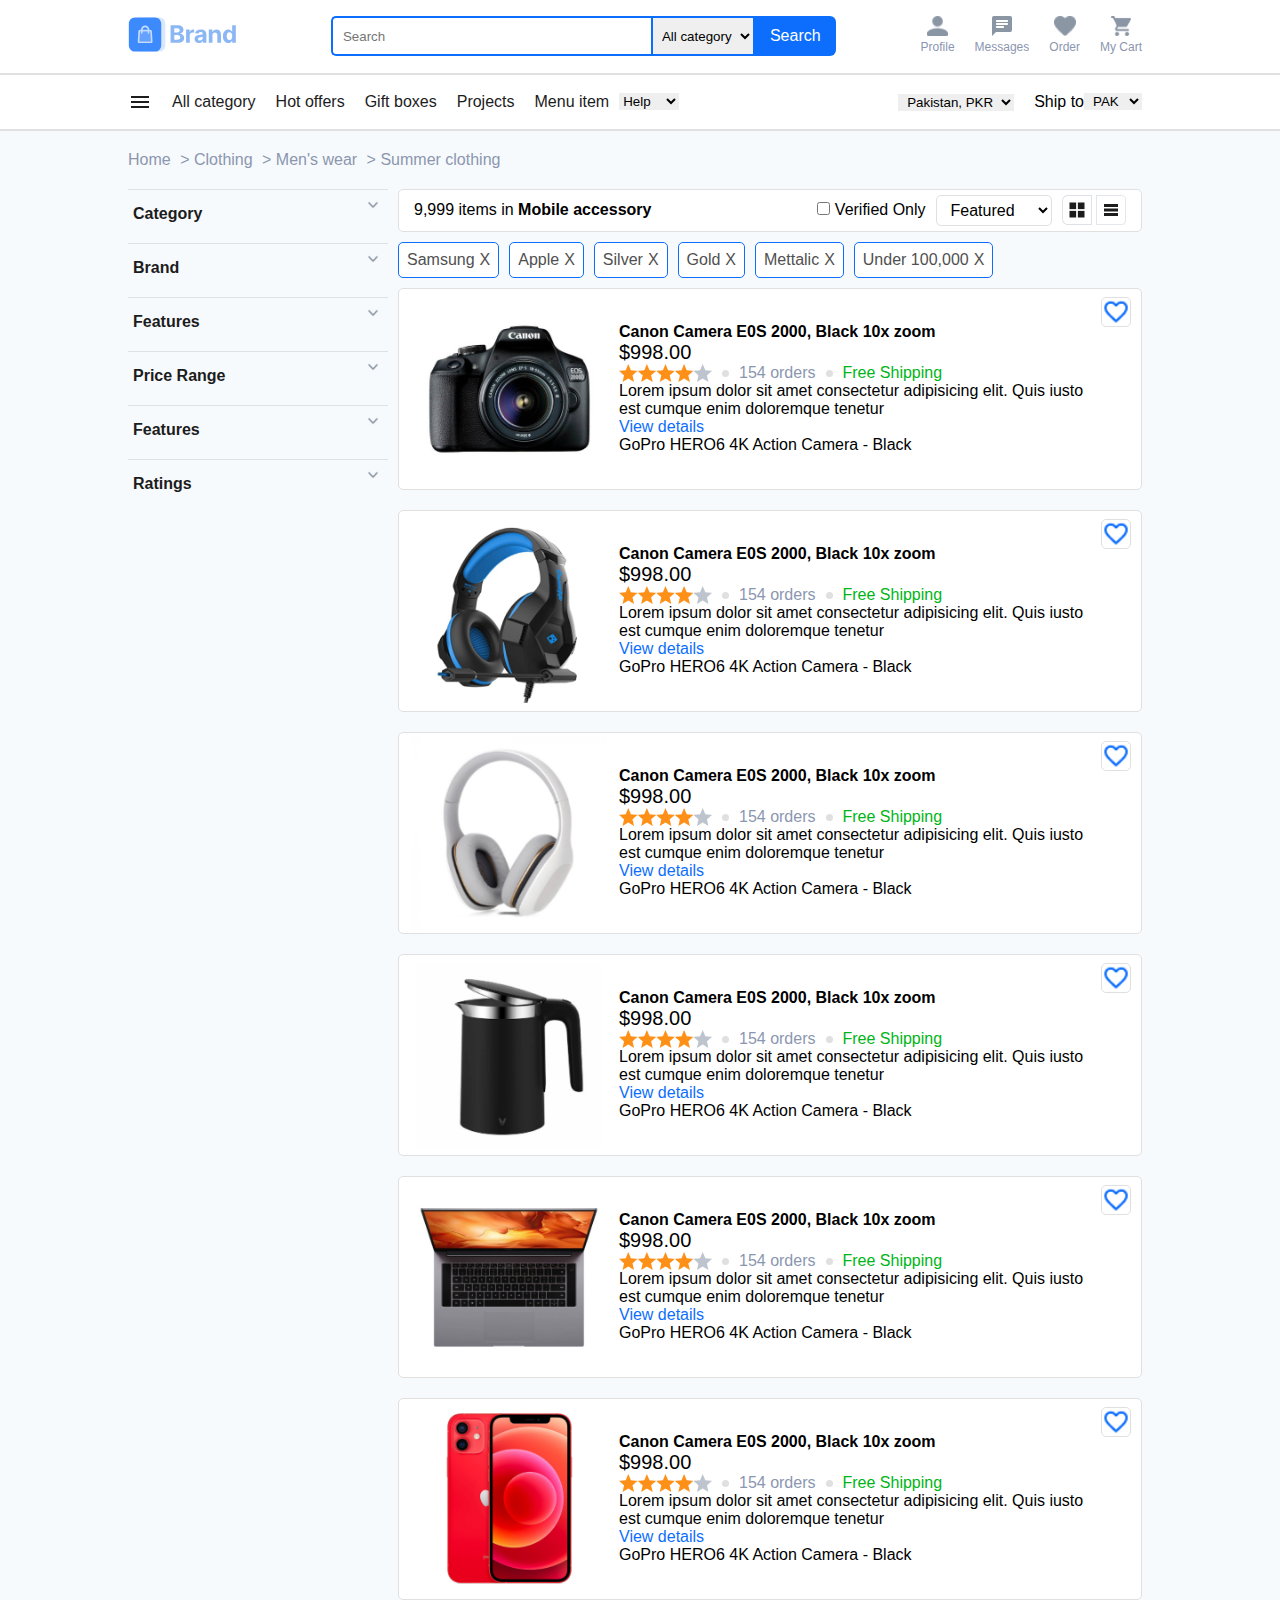
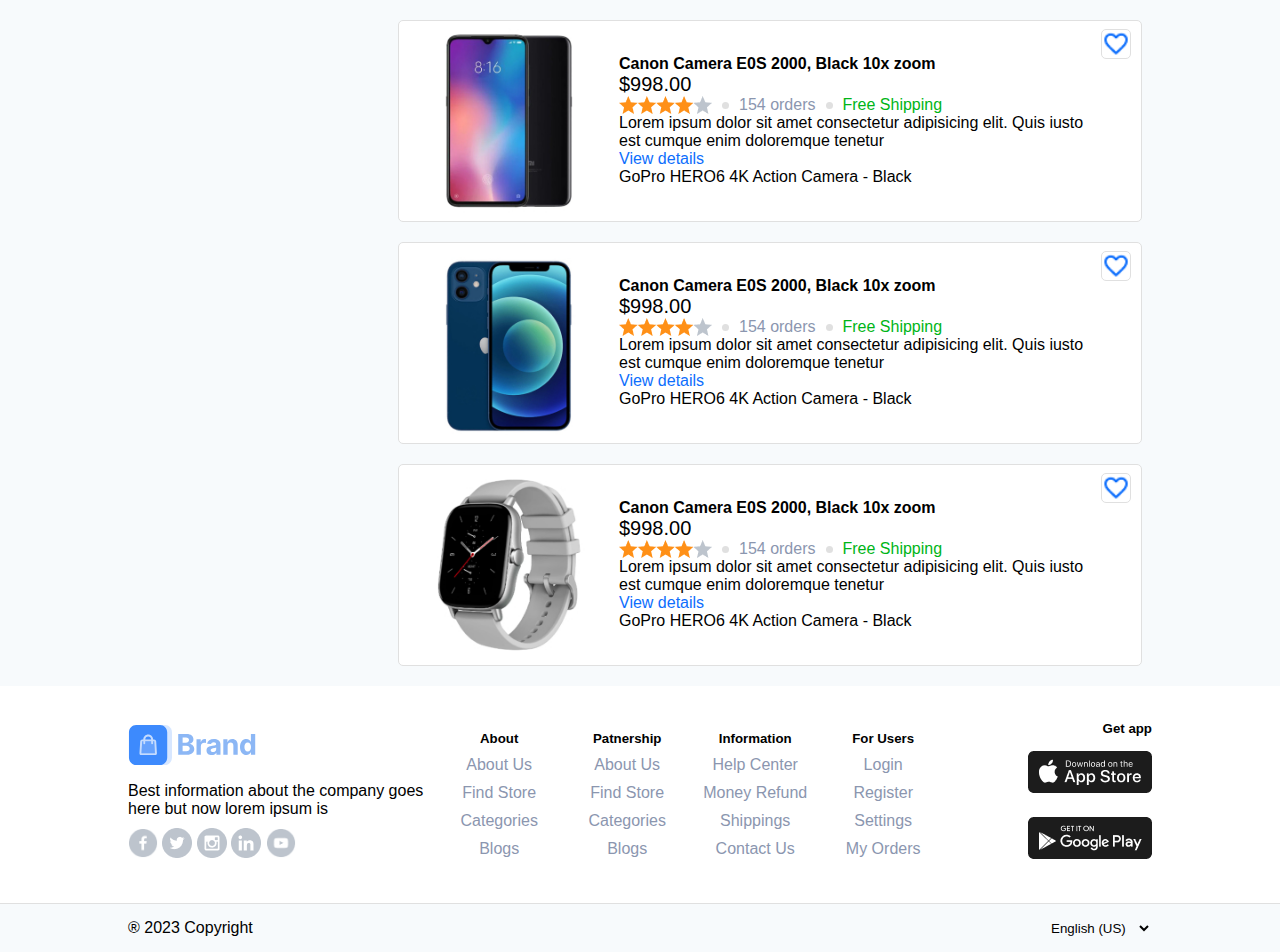
<file: product-category.html>
<!DOCTYPE html>
<html lang="en">

<head>
    <meta charset="UTF-8">
    <meta name="viewport" content="width=device-width, initial-scale=1.0">
    <title>Single Category Page</title>
    <link href="stylesheet/styles.css" rel="stylesheet">
    <link href="stylesheet/product-category.css" rel="stylesheet">
</head>

<body>
    <!-- Header which contain navbar -->
    <header>
        <!-- Navbar container div -->
        <nav class="nav-container">
            <!-- Upper part of navbar -->
            <div id="upper-nav" class="flex-between padding">
                <!-- Brand logo in navbar -->
                <div id="nav-logo" class="flex-center">
                    <!-- Menu button for small screen sizes -->
                    <img src="images/menu.png" alt="Menu Icon" class="menu-img" onclick="showSideMenu();">
                    <a href="index.html"><img src="images/logo-colored.svg" alt="Colored Logo" class="logo-img"></a>
                </div>
                <!-- Navbar icons for small screen size -->
                <div id="first-icons" class="flex-center">
                    <div class="fa-icons">
                        <a href="#"><img src="images/shopping_cart.png" alt="Profile Icon"></a>
                    </div>
                    <div class="fa-icons">
                        <a href="#"><img src="images/person.png" alt="Messages Icon"></a>
                    </div>
                </div>
                <!-- Navbar first search box for bigger screen sizes -->
                <div id="first-search-box" class="flex-center search-box">
                    <search class="flex">
                        <input type="text" name="search" id="search-box" class="blue-border" placeholder="Search">
                    </search>
                    <select id="category" class="blue-border">
                        <option selected>All category</option>
                        <option>Option 2</option>
                        <option>Option 3</option>
                        <option>Option 4</option>
                        <option>Option 5</option>
                    </select>
                    <button class="blue-button">Search</button>
                </div>
                <!-- Navbar icon for larger screen size -->
                <div id="second-icons" class="flex-center">
                    <div class="fa-icons text-align">
                        <a href="#" class="no-decoration"><img src="images/profile.png" alt="Profile Icon">
                            <p>Profile</p>
                        </a>
                    </div>
                    <div class="fa-icons text-align">
                        <a href="#" class="no-decoration"><img src="images/message.png" alt="Messages Icon">
                            <p>Messages</p>
                        </a>
                    </div>
                    <div class="fa-icons text-align">
                        <a href="#" class="no-decoration"><img src="images/order.png" alt="Heart Icon">
                            <p>Order</p>
                        </a>
                    </div>
                    <div class="fa-icons  text-align">
                        <a href="#" class="no-decoration">
                            <img src="images/cart.png" alt="Cart Icon">
                            <p>My Cart</p>
                        </a>
                    </div>
                </div>
                <!-- Navbar second search box for small screen size -->
            </div>
            <!-- Search box for small screen size -->
            <div id="search-box-second" class="flex-center padding">
                <search class="flex">
                    <img src="images/search.png" alt="Search Icon">
                    <input type="text" name="search" id="search-box" class="no-border" placeholder="Search">
                </search>
            </div>
            <hr>
            <!-- Lower part of navbar -->
            <div id="lower-nav" class="flex-between padding">
                <!-- Nav items list for large screens -->
                <div id="first-nav-items" class="nav-list flex-center">
                    <img src="images/menu.png" alt="Menu Icon" class="menu-img">
                    <a href="#">All category</a>
                    <a href="#">Hot offers</a>
                    <a href="#">Gift boxes</a>
                    <a href="#">Projects</a>
                    <a href="#">Menu item</a>
                    <select id="help" class="no-border">
                        <option selected>Help</option>
                        <option>Option 1</option>
                        <option>Option 2</option>
                        <option>Option 3</option>
                        <option>Option 4</option>
                        <option>Option 5</option>
                    </select>
                </div>
                <!-- Nav payment and shipment options -->
                <div id="nav-payment-shipment" class="flex-center">
                    <div id="payment">
                        <Select id="langpay" class="no-border">
                            <option val="pak" selected>Pakistan, PKR</option>
                            <option val="usd">English, USD</option>
                            <option val="euro">English, EUR</option>
                            <option val="pound">English, GBP</option>
                            <option val="canidian">English, CAD</option>
                            <option val="australian">English, AUD</option>
                        </Select>
                    </div>
                    <div id="shipment" class="flex-center">
                        <p>Ship to</p>
                        <Select id="shipto" class="no-border">
                            <option val="pkr" selected>PAK</option>
                            <option val="us">US</option>
                            <option val="uk">UK</option>
                            <option val="russia">RSA</option>
                            <option val="france">FRN</option>
                        </Select>
                    </div>
                </div>
                <!-- Nav items list for small screens-->
                <div id="second-nav-items" class="flex nav-list">
                    <a href="category.html">All category</a>
                    <a href="category.html">Gadget</a>
                    <a href="category.html">Clothes</a>
                    <a href="category.html">Accessories</a>
                    <a href="category.html">Fitness</a>
                    <a href="category.html">Health</a>
                    <a href="category.html">Beauty</a>
                </div>
            </div>
        </nav>
        <hr>
        <div class="side-menu">
            <div>
                <img src="images/avatar.png" alt="Profile image">
                <div>
                    <a href="#">Sign in</a> |
                    <a href="#">Register</a>
                </div>
                <p onclick="hideSideMenu();">x</p>
            </div>
            <a href="index.html"><img src="images/navbar/home.png">Home</a>
            <a href="#"><img src="images/navbar/list.png">Categories</a>
            <a href="#"><img src="images/navbar/favorite.png">Favorites</a>
            <a href="#"><img src="images/navbar/inventory.png">My Orders</a>
            <hr>
            <a href="#"><img src="images/navbar/language.png">English | USD</a>
            <a href="#"><img src="images/navbar/headset.png">Contact Us</a>
            <a href="#"><img src="images/navbar/business.png">About Us</a>
            <hr>
            <a href="">User agreement</a>
            <a href="">Partnership</a>
            <a href="">Privacy Policy</a>
        </div>
    </header>

    <!-- Navigation history -->
    <nav id="nav-history">
        <a href="index.html">Home</a> >
        <a href="category.html">Clothing</a> >
        <a href="category.html">Men's wear</a> >
        <a href="item-detail.html">Summer clothing</a>
    </nav>

    <!-- Main content of category page -->
    <main>
        <aside class="sidebar">
            <p onclick="hideFilters();">x</p>
            <div id="category" class="sidebar-dropdown">
                <h2 onclick="toggleSideBarDropDown(this);">Category</h2>
                <div class="filters">
                    <a href="category.html">Mobile accessory</a>
                    <a href="category.html">Electronics</a>
                    <a href="category.html">Smartphones</a>
                    <a href="category.html">Modern tech</a>
                    <a href="#">See all</a>
                </div>
                <img src="images/expand_more.png" alt="Expand more image">
            </div>
            <div id="brand" class="sidebar-dropdown">
                <h2 onclick="toggleSideBarDropDown(this);">Brand</h2>
                <div class="filters">
                    <label for="samsung"><input type="checkbox" id="samsung" value="Samsung">Samsung</label>
                    <label for="apple"><input type="checkbox" id="apple" value="Apple">Apple</label>
                    <label for="lenovo"><input type="checkbox" id="lenovo" value="Lenovo">Lenovo</label>
                    <label for="huawei"><input type="checkbox" id="huawei" value="Huawei">Huawei</label>
                    <a href="#">See all</a>
                </div>
                <img src="images/expand_more.png" alt="Expand more image">
            </div>
            <div id="features" class="sidebar-dropdown">
                <h2 onclick="toggleSideBarDropDown(this);">Features</h2>
                <div class="filters">
                    <label for="metallic"><input type="checkbox" id="metallic" value="Matallic">Metallic</label>
                    <label for="plastic-cover"><input type="checkbox" id="plastic-cover" value="Plastic Cover">Plastic
                        Cover</label>
                    <label for="RAM-8GB"><input type="checkbox" id="RAM-8GB" value="8GB RAM">8GB RAM</label>
                    <label for="super-power"><input type="checkbox" id="super-power" value="Super Power">Super
                        Power</label>
                    <a href="#">See all</a>
                </div>
                <img src="images/expand_more.png" alt="Expand more image">
            </div>
            <div id="price" class="sidebar-dropdown">
                <h2 onclick="toggleSideBarDropDown(this);">Price Range</h2>
                <div class="range_container filters">
                    <div class="sliders_control">
                        <input id="fromSlider" type="range" value="10" min="0" max="100" />
                        <input id="toSlider" type="range" value="40" min="0" max="100" />
                    </div>
                    <div class="form_control">
                        <div class="form_control_container">
                            <div class="form_control_container__time">Min</div>
                            <input class="form_control_container__time__input" type="number" id="fromInput" value="10"
                                min="0" max="100" />
                        </div>
                        <div class="form_control_container">
                            <div class="form_control_container__time">Max</div>
                            <input class="form_control_container__time__input" type="number" id="toInput" value="40"
                                min="0" max="100" />
                        </div>
                    </div>
                </div>
                <img src="images/expand_more.png" alt="Expand more image">
            </div>
            <div id="condition" class="sidebar-dropdown">
                <h2 onclick="toggleSideBarDropDown(this);">Features</h2>
                <div class="filters">
                    <label for="any"><input type="radio" id="any" name="condition-radio" value="Any">Any</label>
                    <label for="refurbished"><input type="radio" id="refurbished" name="condition-radio"
                            value="Refurbished">Refurbished</label>
                    <label for="brand-new"><input type="radio" id="brand-new" name="condition-radio"
                            value="Brand New">Brand New</label>
                    <label for="old-items"><input type="radio" id="old-items" name="condition-radio"
                            value="Old Items">Old Items</label>
                </div>
                <img src="images/expand_more.png" alt="Expand more image">
            </div>
            <div id="rating" class="sidebar-dropdown">
                <h2 onclick="toggleSideBarDropDown(this);">Ratings</h2>
                <div class="filters">
                    <label for="five-star"><input type="checkbox" id="five-star" value="5 Stars"><img
                            src="images/5-star.png" alt="5 star rating"></label>
                    <label for="four-star"><input type="checkbox" id="four-star" value="4 Stars"><img
                            src="images/4-star.png" alt="4 star rating"></label>
                    <label for="three-star"><input type="checkbox" id="three-star" value="3 Stars"><img
                            src="images/3-star.png" alt="3 star rating"></label>
                    <label for="two-star"><input type="checkbox" id="two-star" value="2 Stars"><img
                            src="images/2-star.png" alt="2 star rating"></label>
                </div>
                <img src="images/expand_more.png" alt="Expand more image">
            </div>
        </aside>
        <section class="items-list">

            <div id="controls">
                <p>9,999 items in <strong>Mobile accessory</strong></p>
                <div>
                    <select name="sort-items" id="sort-dropdown" class="no-border">
                        <option selected>Newest</option>
                        <option>Oldest</option>
                        <option>Cheapest</option>
                        <option>Expensive</option>
                    </select>
                    <button id="filter-button" class="white-button" onclick="showFilters();">Filter <img
                            src="images/filter.png">
                    </button>
                    <label for="verified-items">
                        <input type="checkbox" id="verified-items"> Verified Only
                    </label>
                    <select name="featured" id="feature-dropdown" class="no-border">
                        <option selected>Featured</option>
                        <option>Oldest</option>
                        <option>Cheapest</option>
                        <option>Expensive</option>
                    </select>
                    <div class="item-view">
                        <img src="images/gridview.png" alt="Grid view button" onclick="showGridMode();">
                        <img src="images/listview.png" alt="List view button" onclick="showListMode();">
                    </div>
                </div>
            </div>
            <div id="active-filters">
                <div class="item-filter">
                    <p class="name-filter">Samsung</p>
                    <p class="cancel-filter" onclick="removeFilter(this);">X</p>
                </div>
                <div class="item-filter">
                    <p class="name-filter">Apple</p>
                    <p class="cancel-filter" onclick="removeFilter(this);">X</p>
                </div>
                <div class="item-filter">
                    <p class="name-filter">Silver</p>
                    <p class="cancel-filter" onclick="removeFilter(this);">X</p>
                </div>
                <div class="item-filter">
                    <p class="name-filter">Gold</p>
                    <p class="cancel-filter" onclick="removeFilter(this);">X</p>
                </div>
                <div class="item-filter">
                    <p class="name-filter">Mettalic</p>
                    <p class="cancel-filter" onclick="removeFilter(this);">X</p>
                </div>
                <div class="item-filter">
                    <p class="name-filter">Under 100,000</p>
                    <p class="cancel-filter" onclick="removeFilter(this);">X</p>
                </div>
            </div>
            <div>
                <div class="item-detail list-view" onclick="openPage();">
                    <img src=" images/gadgets/1.jpg" alt="Canon camera image">
                    <div class="detail">
                        <h2 class="title">Canon Camera E0S 2000, Black 10x zoom</h2>
                        <p class="price">$998.00</p>
                        <div> <img src="images/4-star.png" alt="4 star rating image">
                            <div class="dot"></div>
                            <p class="order-no">154 orders</p>
                            <div class="dot"></div>
                            <p class="shipping">Free Shipping</p>
                        </div>
                        <p class="description">Lorem ipsum dolor sit amet consectetur adipisicing elit. Quis iusto est
                            cumque enim doloremque tenetur</p>
                        <a href="#">View details</a>
                        <p class="title">GoPro HERO6 4K Action Camera - Black</p>
                    </div>
                    <div class="favourite">
                        <img src="images/favorite.png" alt="Favourite icon">
                    </div>
                </div>
                <div class="item-detail list-view" onclick="openPage();">
                    <img src=" images/gadgets/2.jpg" alt="Canon camera image">
                    <div class="detail">
                        <h2 class="title">Canon Camera E0S 2000, Black 10x zoom</h2>
                        <p class="price">$998.00</p>
                        <div> <img src="images/4-star.png" alt="4 star rating image">
                            <div class="dot"></div>
                            <p class="order-no">154 orders</p>
                            <div class="dot"></div>
                            <p class="shipping">Free Shipping</p>
                        </div>
                        <p class="description">Lorem ipsum dolor sit amet consectetur adipisicing elit. Quis iusto est
                            cumque enim doloremque tenetur</p>
                        <a href="#">View details</a>
                        <p class="title">GoPro HERO6 4K Action Camera - Black</p>
                    </div>
                    <div class="favourite">
                        <img src="images/favorite.png" alt="Favourite icon">
                    </div>
                </div>
                <div class="item-detail list-view" onclick="openPage();">
                    <img src=" images/gadgets/3.jpg" alt="Canon camera image">
                    <div class="detail">
                        <h2 class="title">Canon Camera E0S 2000, Black 10x zoom</h2>
                        <p class="price">$998.00</p>
                        <div> <img src="images/4-star.png" alt="4 star rating image">
                            <div class="dot"></div>
                            <p class="order-no">154 orders</p>
                            <div class="dot"></div>
                            <p class="shipping">Free Shipping</p>
                        </div>
                        <p class="description">Lorem ipsum dolor sit amet consectetur adipisicing elit. Quis iusto est
                            cumque enim doloremque tenetur</p>
                        <a href="#">View details</a>
                        <p class="title">GoPro HERO6 4K Action Camera - Black</p>
                    </div>
                    <div class="favourite">
                        <img src="images/favorite.png" alt="Favourite icon">
                    </div>
                </div>
                <div class="item-detail list-view" onclick="openPage();">
                    <img src=" images/gadgets/4.jpg" alt="Canon camera image">
                    <div class="detail">
                        <h2 class="title">Canon Camera E0S 2000, Black 10x zoom</h2>
                        <p class="price">$998.00</p>
                        <div> <img src="images/4-star.png" alt="4 star rating image">
                            <div class="dot"></div>
                            <p class="order-no">154 orders</p>
                            <div class="dot"></div>
                            <p class="shipping">Free Shipping</p>
                        </div>
                        <p class="description">Lorem ipsum dolor sit amet consectetur adipisicing elit. Quis iusto est
                            cumque enim doloremque tenetur</p>
                        <a href="#">View details</a>
                        <p class="title">GoPro HERO6 4K Action Camera - Black</p>
                    </div>
                    <div class="favourite">
                        <img src="images/favorite.png" alt="Favourite icon">
                    </div>
                </div>
                <div class="item-detail list-view" onclick="openPage();">
                    <img src=" images/gadgets/5.jpg" alt="Canon camera image">
                    <div class="detail">
                        <h2 class="title">Canon Camera E0S 2000, Black 10x zoom</h2>
                        <p class="price">$998.00</p>
                        <div> <img src="images/4-star.png" alt="4 star rating image">
                            <div class="dot"></div>
                            <p class="order-no">154 orders</p>
                            <div class="dot"></div>
                            <p class="shipping">Free Shipping</p>
                        </div>
                        <p class="description">Lorem ipsum dolor sit amet consectetur adipisicing elit. Quis iusto est
                            cumque enim doloremque tenetur</p>
                        <a href="#">View details</a>
                        <p class="title">GoPro HERO6 4K Action Camera - Black</p>
                    </div>
                    <div class="favourite">
                        <img src="images/favorite.png" alt="Favourite icon">
                    </div>
                </div>
                <div class="item-detail list-view" onclick="openPage();">
                    <img src=" images/gadgets/6.jpg" alt="Canon camera image">
                    <div class="detail">
                        <h2 class="title">Canon Camera E0S 2000, Black 10x zoom</h2>
                        <p class="price">$998.00</p>
                        <div> <img src="images/4-star.png" alt="4 star rating image">
                            <div class="dot"></div>
                            <p class="order-no">154 orders</p>
                            <div class="dot"></div>
                            <p class="shipping">Free Shipping</p>
                        </div>
                        <p class="description">Lorem ipsum dolor sit amet consectetur adipisicing elit. Quis iusto est
                            cumque enim doloremque tenetur</p>
                        <a href="#">View details</a>
                        <p class="title">GoPro HERO6 4K Action Camera - Black</p>
                    </div>
                    <div class="favourite">
                        <img src="images/favorite.png" alt="Favourite icon">
                    </div>
                </div>
                <div class="item-detail list-view" onclick="openPage();">
                    <img src=" images/gadgets/7.jpg" alt="Canon camera image">
                    <div class="detail">
                        <h2 class="title">Canon Camera E0S 2000, Black 10x zoom</h2>
                        <p class="price">$998.00</p>
                        <div> <img src="images/4-star.png" alt="4 star rating image">
                            <div class="dot"></div>
                            <p class="order-no">154 orders</p>
                            <div class="dot"></div>
                            <p class="shipping">Free Shipping</p>
                        </div>
                        <p class="description">Lorem ipsum dolor sit amet consectetur adipisicing elit. Quis iusto est
                            cumque enim doloremque tenetur</p>
                        <a href="#">View details</a>
                        <p class="title">GoPro HERO6 4K Action Camera - Black</p>
                    </div>
                    <div class="favourite">
                        <img src="images/favorite.png" alt="Favourite icon">
                    </div>
                </div>
                <div class="item-detail list-view" onclick="openPage();">
                    <img src=" images/gadgets/8.jpg" alt="Canon camera image">
                    <div class="detail">
                        <h2 class="title">Canon Camera E0S 2000, Black 10x zoom</h2>
                        <p class="price">$998.00</p>
                        <div> <img src="images/4-star.png" alt="4 star rating image">
                            <div class="dot"></div>
                            <p class="order-no">154 orders</p>
                            <div class="dot"></div>
                            <p class="shipping">Free Shipping</p>
                        </div>
                        <p class="description">Lorem ipsum dolor sit amet consectetur adipisicing elit. Quis iusto est
                            cumque enim doloremque tenetur</p>
                        <a href="#">View details</a>
                        <p class="title">GoPro HERO6 4K Action Camera - Black</p>
                    </div>
                    <div class="favourite">
                        <img src="images/favorite.png" alt="Favourite icon">
                    </div>
                </div>
                <div class="item-detail list-view" onclick="openPage();">
                    <img src=" images/gadgets/9.jpg" alt="Canon camera image">
                    <div class="detail">
                        <h2 class="title">Canon Camera E0S 2000, Black 10x zoom</h2>
                        <p class="price">$998.00</p>
                        <div> <img src="images/4-star.png" alt="4 star rating image">
                            <div class="dot"></div>
                            <p class="order-no">154 orders</p>
                            <div class="dot"></div>
                            <p class="shipping">Free Shipping</p>
                        </div>
                        <p class="description">Lorem ipsum dolor sit amet consectetur adipisicing elit. Quis iusto est
                            cumque enim doloremque tenetur</p>
                        <a href="#">View details</a>
                        <p class="title">GoPro HERO6 4K Action Camera - Black</p>
                    </div>
                    <div class="favourite">
                        <img src="images/favorite.png" alt="Favourite icon">
                    </div>
                </div>
            </div>
        </section>
    </main>

    <!-- Footer -->
    <footer>
        <!-- Container for upper part of footer -->
        <div class="upper-footer flex-center padding">
            <!-- Container for brand logo and social links -->
            <div id="social" class="">
                <a href=" index.html">
                    <img src="images/logo-colored.svg" alt="Brand Logo">
                </a>
                <p>Best information about the company goes here but now lorem ipsum is</p>
                <div id="social-links">
                    <a href="#"><img src="images/facebook.png" alt="Facebook Link"></a>
                    <a href="#"><img src="images/twitter.png" alt="Twitter Link"></a>
                    <a href="#"><img src="images/instagram.png" alt="Instagram Link"></a>
                    <a href="#"><img src="images/linkedin.png" alt="Linkedin Link"></a>
                    <a href="#"><img src="images/youtube.png" alt="Youtube Link"></a>
                </div>
            </div>
            <!-- Container for navigation links -->
            <div id="footer-nav-links" class="flex-center">
                <div class="col">
                    <h5>About</h5>
                    <a href="#">About Us</a>
                    <a href="#">Find Store</a>
                    <a href="#">Categories</a>
                    <a href="#">Blogs</a>
                </div>
                <div class="col">
                    <h5>Patnership</h5>
                    <a href="#">About Us</a>
                    <a href="#">Find Store</a>
                    <a href="#">Categories</a>
                    <a href="#">Blogs</a>
                </div>
                <div class="col">
                    <h5>Information</h5>
                    <a href="#">Help Center</a>
                    <a href="#">Money Refund</a>
                    <a href="#">Shippings</a>
                    <a href="#">Contact Us</a>
                </div>
                <div class="col">
                    <h5>For Users</h5>
                    <a href="#">Login</a>
                    <a href="#">Register</a>
                    <a href="#">Settings</a>
                    <a href="#">My Orders</a>
                </div>
            </div>
            <!-- Container for application download links -->
            <div id="app-link" class="">
                <h5>Get app</h5>
                <a href="#"><img src="images/appstore.png" src="App store link"></a>
                <a href="#"><img src="images/playstore.png" src="Play store link"></a>
            </div>
        </div>
        <!-- Conatiner for lower part of footer -->
        <div class="lower-footer flex-center padding">
            <div id="copyright">
                &#174 2023 Copyright
            </div>
            <div id="language">
                <Select id="" class="no-border">
                    <option val="us" selected>English (US)</option>
                    <option val="uk">English (UK)</option>
                    <option val="canada">English (CAN) </option>
                    <option val="australia">English (AUS)</option>
                </Select>
            </div>
        </div>
    </footer>

</body>
<script src="javascript/basic.js"></script>

</html>
</file>
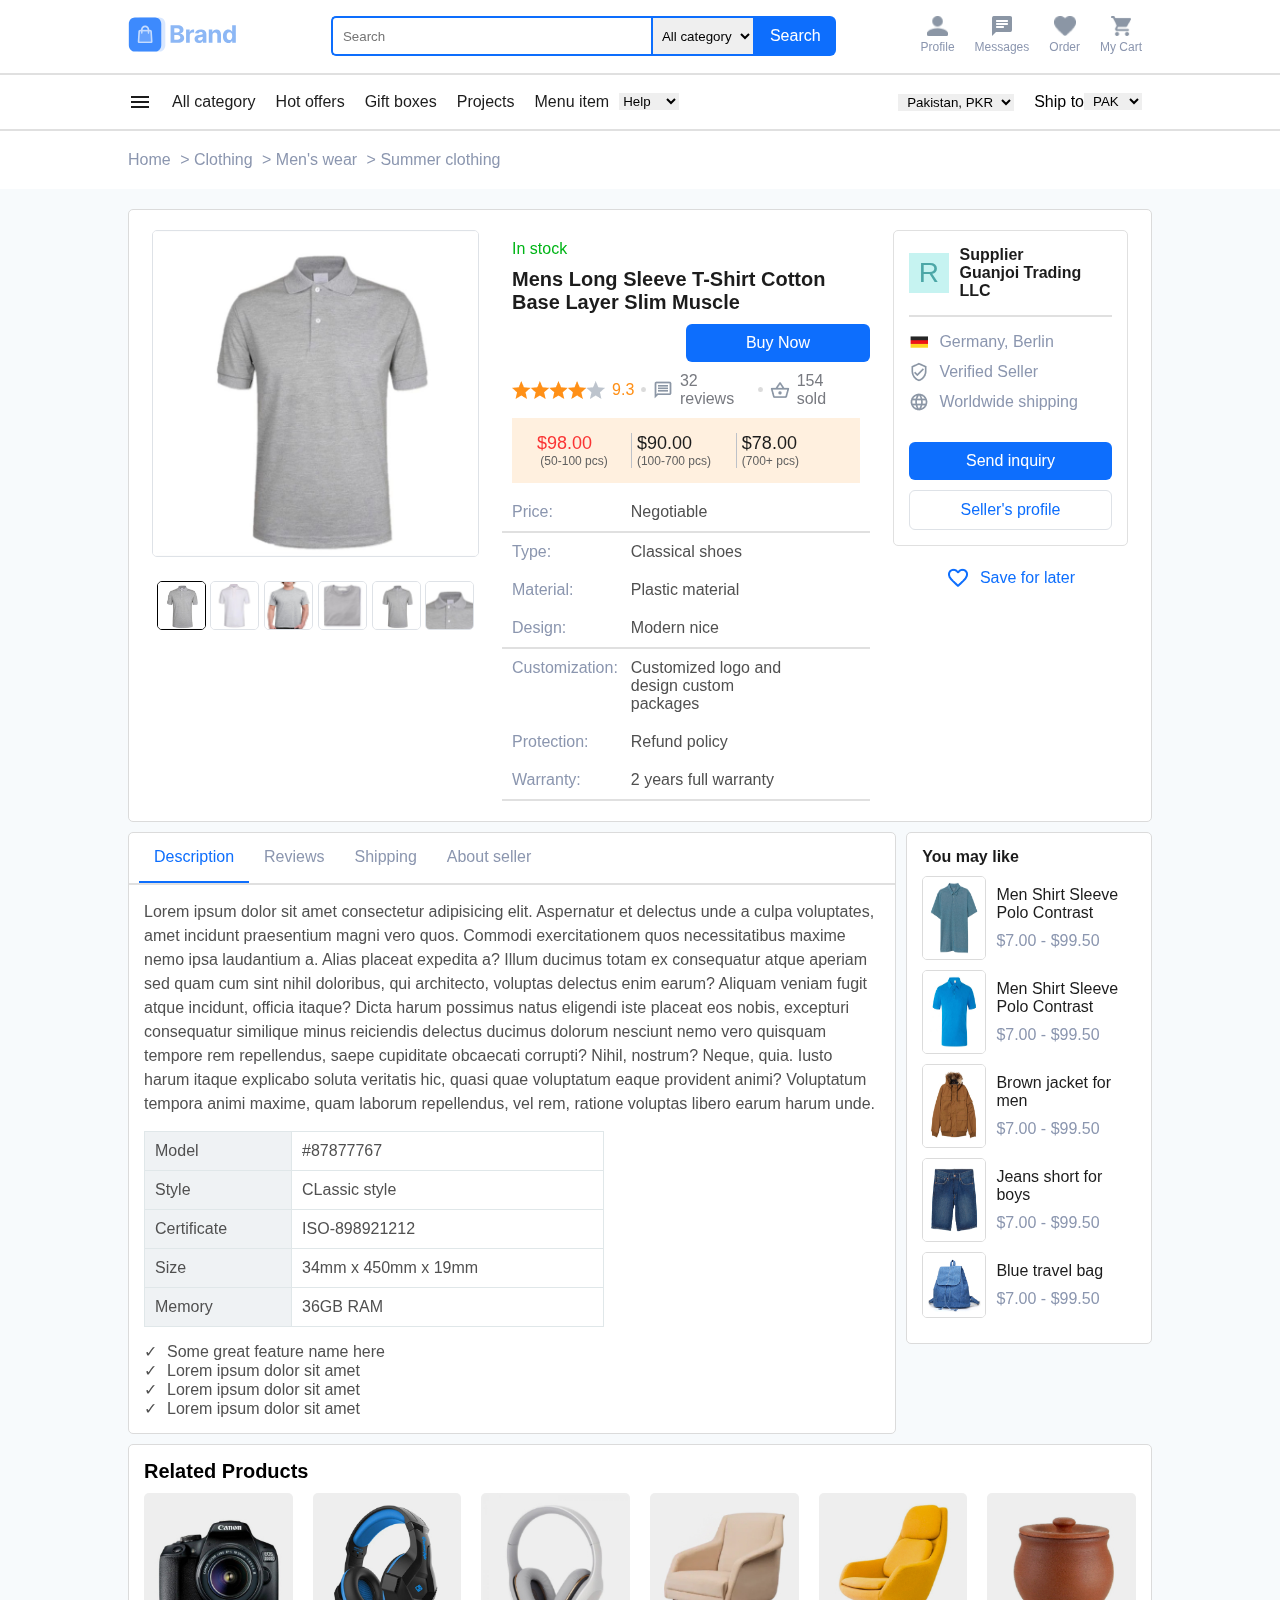
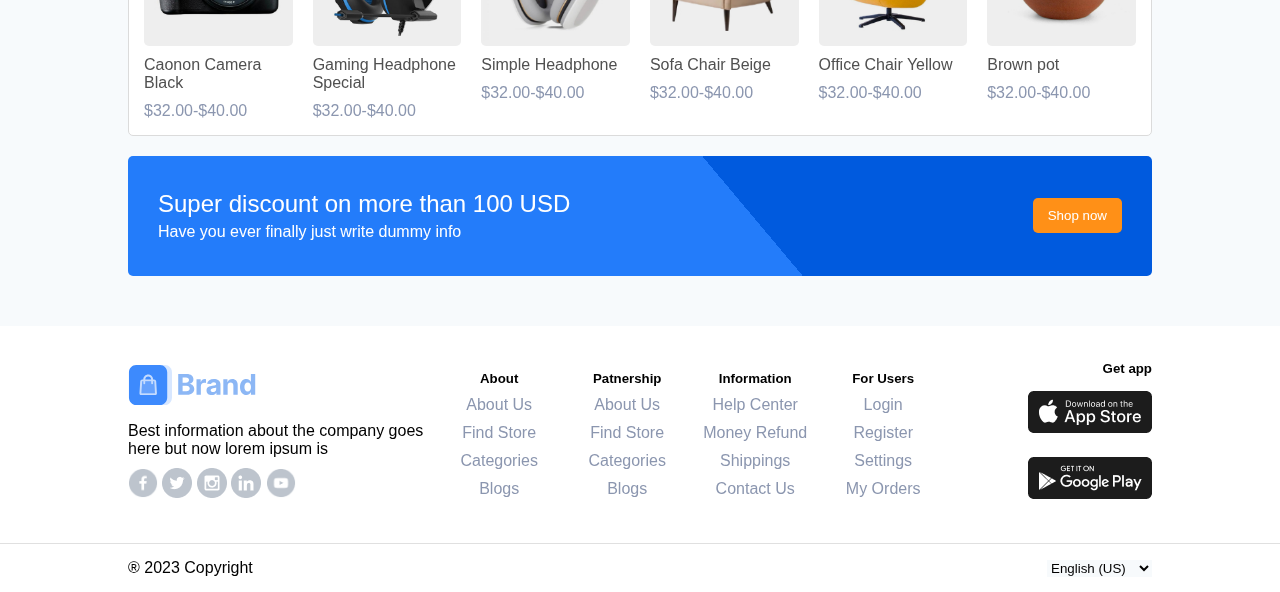
<file: product-detail.html>
<!DOCTYPE html>
<html lang="en">

<head>
    <meta charset="UTF-8">
    <meta name="viewport" content="width=device-width, initial-scale=1.0">
    <title>Product Detail Page</title>
    <link rel="preconnect" href="https://fonts.googleapis.com">
    <link rel="preconnect" href="https://fonts.gstatic.com" crossorigin>
    <link href="stylesheet/styles.css" rel="stylesheet">
    <link href="stylesheet/product-detail.css" rel="stylesheet">
</head>

<body>
    <!-- Header which contain navbar -->
    <header>
        <!-- Navbar container div -->
        <nav class="nav-container">
            <!-- Upper part of navbar -->
            <div id="upper-nav" class="flex-between padding">
                <!-- Brand logo in navbar -->
                <div id="nav-logo" class="flex-center">
                    <!-- Menu button for small screen sizes -->
                    <a href="product-category.html"><img src="images/arrow.png" alt="Back arrow"></a>
                    <img src="images/menu.png" alt="Menu Icon" class="menu-img" onclick="showSideMenu();">
                    <a href="index.html"><img src="images/logo-colored.svg" alt="Colored Logo" class="logo-img"></a>
                </div>
                <!-- Navbar icons for small screen size -->
                <div id="first-icons" class="flex-center">
                    <div class="fa-icons">
                        <a href="#"><img src="images/shopping_cart.png" alt="Profile Icon"></a>
                    </div>
                    <div class="fa-icons">
                        <a href="#"><img src="images/person.png" alt="Messages Icon"></a>
                    </div>
                </div>
                <!-- Navbar first search box for bigger screen sizes -->
                <div id="first-search-box" class="flex-center search-box">
                    <search class="flex">
                        <input type="text" name="search" id="search-box" class="blue-border" placeholder="Search">
                    </search>
                    <select id="category" class="blue-border">
                        <option selected>All category</option>
                        <option>Option 2</option>
                        <option>Option 3</option>
                        <option>Option 4</option>
                        <option>Option 5</option>
                    </select>
                    <button class="blue-button">Search</button>
                </div>
                <!-- Navbar icon for larger screen size -->
                <div id="second-icons" class="flex-center">
                    <div class="fa-icons text-align">
                        <a href="#" class="no-decoration"><img src="images/profile.png" alt="Profile Icon">
                            <p>Profile</p>
                        </a>
                    </div>
                    <div class="fa-icons text-align">
                        <a href="#" class="no-decoration"><img src="images/message.png" alt="Messages Icon">
                            <p>Messages</p>
                        </a>
                    </div>
                    <div class="fa-icons text-align">
                        <a href="#" class="no-decoration"><img src="images/order.png" alt="Heart Icon">
                            <p>Order</p>
                        </a>
                    </div>
                    <div class="fa-icons  text-align">
                        <a href="#" class="no-decoration">
                            <img src="images/cart.png" alt="Cart Icon">
                            <p>My Cart</p>
                        </a>
                    </div>
                </div>
                <!-- Navbar second search box for small screen size -->
            </div>
            <!-- Search box for small screen size -->
            <div id="search-box-second" class="flex-center padding">
                <search class="flex">
                    <img src="images/search.png" alt="Search Icon">
                    <input type="text" name="search" id="search-box" class="no-border" placeholder="Search">
                </search>
            </div>
            <hr>
            <!-- Lower part of navbar -->
            <div id="lower-nav" class="flex-between padding">
                <!-- Nav items list for large screens -->
                <div id="first-nav-items" class="nav-list flex-center">
                    <img src="images/menu.png" alt="Menu Icon" class="menu-img">
                    <a href="#">All category</a>
                    <a href="#">Hot offers</a>
                    <a href="#">Gift boxes</a>
                    <a href="#">Projects</a>
                    <a href="#">Menu item</a>
                    <select id="help" class="no-border">
                        <option selected>Help</option>
                        <option>Option 1</option>
                        <option>Option 2</option>
                        <option>Option 3</option>
                        <option>Option 4</option>
                        <option>Option 5</option>
                    </select>
                </div>
                <!-- Nav payment and shipment options -->
                <div id="nav-payment-shipment" class="flex-center">
                    <div id="payment">
                        <Select id="langpay" class="no-border">
                            <option val="pak" selected>Pakistan, PKR</option>
                            <option val="usd">English, USD</option>
                            <option val="euro">English, EUR</option>
                            <option val="pound">English, GBP</option>
                            <option val="canidian">English, CAD</option>
                            <option val="australian">English, AUD</option>
                        </Select>
                    </div>
                    <div id="shipment" class="flex-center">
                        <p>Ship to</p>
                        <Select id="shipto" class="no-border">
                            <option val="pkr" selected>PAK</option>
                            <option val="us">US</option>
                            <option val="uk">UK</option>
                            <option val="russia">RSA</option>
                            <option val="france">FRN</option>
                        </Select>
                    </div>
                </div>
                <!-- Nav items list for small screens-->
                <div id="second-nav-items" class="flex nav-list">
                    <a href="category.html">All category</a>
                    <a href="category.html">Gadget</a>
                    <a href="category.html">Clothes</a>
                    <a href="category.html">Accessories</a>
                    <a href="category.html">Fitness</a>
                    <a href="category.html">Health</a>
                    <a href="category.html">Beauty</a>
                </div>
            </div>
        </nav>
        <hr>
    </header>

    <!-- Navigation history -->
    <nav id="nav-history">
        <a href="index.html">Home</a> >
        <a href="category.html">Clothing</a> >
        <a href="category.html">Men's wear</a> >
        <a href="item-detail.html">Summer clothing</a>
    </nav>

    <!-- Main content of page -->
    <main>
        <!-- Main content section of page -->
        <section id="content-main">
            <!-- Gallery of product -->
            <div id="gallery">
                <!-- Main large image of product -->
                <div id="image-main">
                    <img src="images/item-images/image-1.png" alt="Shirt image">
                </div>
                <!-- List of differnt images available for product -->
                <div id="image-list">
                    <img src="images/item-images/image-1.png" alt="Shirt image" class="image-active"
                        onclick="showMainImage(this);">
                    <img src="images/item-images/image-2.png" alt="Shirt image" onclick="showMainImage(this);">
                    <img src="images/item-images/image-3.png" alt="Shirt image" onclick="showMainImage(this);">
                    <img src="images/item-images/image-4.png" alt="Shirt image" onclick="showMainImage(this);">
                    <img src="images/item-images/image-5.png" alt="Shirt image" onclick="showMainImage(this);">
                    <img src="images/item-images/image-6.png" alt="Shirt image" onclick="showMainImage(this);">
                </div>
            </div>
            <!-- Information section of product -->
            <div id="information">
                <p class="availability">In stock</p>
                <h1 class="item-title">Mens Long Sleeve T-Shirt Cotton Base Layer Slim Muscle</h1>
                <button class="blue-button">Buy Now</button>
                <span class="rating-review">
                    <img class="rating" src="images/4-star.png" alt="Product rating image">
                    <p class="rating">9.3</p>
                    <div class="dot"></div>
                    <img src="images/review.png" alt="Review image">
                    <p class="review">32 reviews</p>
                    <div class="dot"></div>
                    <img src="images/basket.png" alt="Basket image">
                    <p class="sold">154 sold</p>
                </span>
                <span class="prices">
                    <div class="price-for-small">
                        <p>$98.00</p>
                        <p>&nbsp;(50-100 pcs)</p>
                    </div>
                    <div class="price-for-medium">
                        <p>$90.00</p>
                        <p>(100-700 pcs)</p>
                    </div>
                    <div class="price-for-large">
                        <p>$78.00</p>
                        <p>(700+ pcs)</p>
                    </div>
                </span>
                <span class="detail">
                    <p class="detail-title">Price:</p>
                    <p class="detail-description">Negotiable</p>
                    <hr>
                    <p class="detail-title">Type:</p>
                    <p class="detail-description">Classical shoes</p>
                    <p class="detail-title">Material:</p>
                    <p class="detail-description">Plastic material</p>
                    <p class="detail-title">Design:</p>
                    <p class="detail-description">Modern nice</p>
                    <hr>
                    <p class="detail-title">Customization:</p>
                    <p class="detail-description">Customized logo and design custom packages</p>
                    <p class="detail-title">Protection:</p>
                    <p class="detail-description">Refund policy</p>
                    <p class="detail-title">Warranty:</p>
                    <p class="detail-description">2 years full warranty</p>
                    <hr>
                </span>
                <span class="inquiry-button">
                    <button class="blue-button">Send Inquiry</button>
                    <button class="white-button"></button>
                </span>
                <div class="summary">
                    Lorem ipsum dolor sit amet consectetur adipisicing elit. Aspernatur et delectus unde a culpa
                    voluptates, amet incidunt praesentium magni vero quos. Commodi exercitationem quos necessitatibus
                    maxime nemo ipsa laudantium a.
                    Alias placeat expedita a? Illum ducimus totam ex consequatur atque aperiam sed quam cum sint nihil
                    doloribus, qui architecto, voluptas delectus enim earum? Aliquam veniam fugit atque incidunt,
                    officia itaque?
                </div>
                <p class="read-more" onclick="showFullDetails(this);">Read more</p>
            </div>
            <!-- Seller Information section -->
            <div id="seller-info">
                <div class="information">
                    <div class="initial">R</div>
                    <h2 class="seller-name">Supplier<br>Guanjoi Trading LLC</h2>
                    <button class="blue-button">Send inquiry</button>
                    <hr>
                    <img class="seller-info-icon" src="images/flags/germany.png" alt="Germany flag">
                    <p class="seller-info-description">Germany, Berlin</p>
                    <img class="seller-info-icon" src="images/verified_user.png" alt="Verified user icon">
                    <p class="seller-info-description">Verified Seller</p>
                    <img class="seller-info-icon" src="images/language.png" alt="Language icon">
                    <p class="seller-info-description">Worldwide shipping</p>
                    <button class="blue-button">Send inquiry</button>
                    <button class="white-button">Seller's profile</button>
                </div>
                <div class="save-later">
                    <img src="images/favorite_border.png" alt="Favourite icon">
                    <p>Save for later</p>
                </div>
            </div>
        </section>

        <!-- Detail section of product-->
        <section id="content-detail">
            <!-- Navigation bar for product's different details -->
            <nav>
                <p class="p-active" onclick="activeNavTab(this);">Description</p>
                <p onclick="activeNavTab(this);">Reviews</p>
                <p onclick="activeNavTab(this);">Shipping</p>
                <p onclick="activeNavTab(this);">About seller</p>
            </nav>
            <hr>
            <!-- Detailed description of product -->
            <div class="description">
                Lorem ipsum dolor sit amet consectetur adipisicing elit. Aspernatur et delectus unde a culpa
                voluptates, amet incidunt praesentium magni vero quos. Commodi exercitationem quos necessitatibus
                maxime nemo ipsa laudantium a.
                Alias placeat expedita a? Illum ducimus totam ex consequatur atque aperiam sed quam cum sint nihil
                doloribus, qui architecto, voluptas delectus enim earum? Aliquam veniam fugit atque incidunt,
                officia itaque?
                Dicta harum possimus natus eligendi iste placeat eos nobis, excepturi consequatur similique minus
                reiciendis delectus ducimus dolorum nesciunt nemo vero quisquam tempore rem repellendus, saepe
                cupiditate obcaecati corrupti? Nihil, nostrum?
                Neque, quia. Iusto harum itaque explicabo soluta veritatis hic, quasi quae voluptatum eaque
                provident animi? Voluptatum tempora animi maxime, quam laborum repellendus, vel rem, ratione
                voluptas libero earum harum unde.
            </div>
            <!-- Table for product specifications -->
            <table>
                <tr>
                    <td>Model</td>
                    <td>#87877767</td>
                </tr>
                <tr>
                    <td>Style</td>
                    <td>CLassic style</td>
                </tr>
                <tr>
                    <td>Certificate</td>
                    <td>ISO-898921212</td>
                </tr>
                <tr>
                    <td>Size</td>
                    <td>34mm x 450mm x 19mm</td>
                </tr>
                <tr>
                    <td>Memory</td>
                    <td>36GB RAM</td>
                </tr>
            </table>
            <!-- Some special features of product -->
            <div class="feature">
                <ul>
                    <li>Some great feature name here</li>
                    <li>Lorem ipsum dolor sit amet</li>
                    <li>Lorem ipsum dolor sit amet</li>
                    <li>Lorem ipsum dolor sit amet</li>
                </ul>
            </div>
        </section>

        <!-- You may like section containing different product -->
        <aside id="may-like-products">
            <h2>You may like</h2>
            <div class="product">
                <img src="images/clothes/1.jpg" alt="Shirt image">
                <div>
                    <p>Men Shirt Sleeve Polo Contrast</p>
                    <p>$7.00 - $99.50</p>
                </div>
            </div>
            <div class="product">
                <img src="images/clothes/2.jpg" alt="Shirt image">
                <div>
                    <p>Men Shirt Sleeve Polo Contrast</p>
                    <p>$7.00 - $99.50</p>
                </div>
            </div>
            <div class="product">
                <img src="images/clothes/3.jpg" alt="Brown jacket image">
                <div>
                    <p>Brown jacket for men</p>
                    <p>$7.00 - $99.50</p>
                </div>
            </div>
            <div class="product">
                <img src="images/clothes/4.jpg" alt="Shirt image">
                <div>
                    <p>Jeans short for boys</p>
                    <p>$7.00 - $99.50</p>
                </div>
            </div>
            <div class="product">
                <img src="images/clothes/5.jpg" alt="Shirt image">
                <div>
                    <p>Blue travel bag</p>
                    <p>$7.00 - $99.50</p>
                </div>
            </div>


        </aside>

        <!-- Recommended products section -->
        <section id="recommended-products">
            <h2>Related Products</h2>
            <div>
                <div class="product">
                    <div>
                        <img src="images/gadgets/1.jpg" alt="Camera image">
                    </div>
                    <p>Caonon Camera Black</p>
                    <p>$32.00-$40.00</p>
                </div>
                <div class="product">
                    <div>
                        <img src="images/gadgets/2.jpg" alt="Headphone image">
                    </div>
                    <p>Gaming Headphone Special</p>
                    <p>$32.00-$40.00</p>
                </div>
                <div class="product">
                    <div>
                        <img src="images/gadgets/3.jpg" alt="Headphone image">
                    </div>
                    <p>Simple Headphone</p>
                    <p>$32.00-$40.00</p>
                </div>
                <div class="product">
                    <div>
                        <img src="images/home-decor/1.jpg" alt="Sofa chair image">
                    </div>
                    <p>Sofa Chair Beige</p>
                    <p>$32.00-$40.00</p>
                </div>
                <div class="product">
                    <div>
                        <img src="images/home-decor/2.jpg" alt="Office chair image">
                    </div>
                    <p>Office Chair Yellow</p>
                    <p>$32.00-$40.00</p>
                </div>
                <div class="product">
                    <div>
                        <img src="images/home-decor/3.jpg" alt="Brown pot image">
                    </div>
                    <p>Brown pot</p>
                    <p>$32.00-$40.00</p>
                </div>
            </div>
        </section>

        <!-- Banner at the end of page -->
        <section id="banner">
            <div>
                <p>Super discount on more than 100 USD</p>
                <p>Have you ever finally just write dummy info</p>
            </div>
            <button>Shop now</button>
        </section>
    </main>

    <!-- Footer -->
    <footer>
        <!-- Container for upper part of footer -->
        <div class="upper-footer flex-center padding">
            <!-- Container for brand logo and social links -->
            <div id="social" class="">
                <a href=" index.html">
                    <img src="images/logo-colored.svg" alt="Brand Logo">
                </a>
                <p>Best information about the company goes here but now lorem ipsum is</p>
                <div id="social-links">
                    <a href="#"><img src="images/facebook.png" alt="Facebook Link"></a>
                    <a href="#"><img src="images/twitter.png" alt="Twitter Link"></a>
                    <a href="#"><img src="images/instagram.png" alt="Instagram Link"></a>
                    <a href="#"><img src="images/linkedin.png" alt="Linkedin Link"></a>
                    <a href="#"><img src="images/youtube.png" alt="Youtube Link"></a>
                </div>
            </div>
            <!-- Container for navigation links -->
            <div id="footer-nav-links" class="flex-center">
                <div class="col">
                    <h5>About</h5>
                    <a href="#">About Us</a>
                    <a href="#">Find Store</a>
                    <a href="#">Categories</a>
                    <a href="#">Blogs</a>
                </div>
                <div class="col">
                    <h5>Patnership</h5>
                    <a href="#">About Us</a>
                    <a href="#">Find Store</a>
                    <a href="#">Categories</a>
                    <a href="#">Blogs</a>
                </div>
                <div class="col">
                    <h5>Information</h5>
                    <a href="#">Help Center</a>
                    <a href="#">Money Refund</a>
                    <a href="#">Shippings</a>
                    <a href="#">Contact Us</a>
                </div>
                <div class="col">
                    <h5>For Users</h5>
                    <a href="#">Login</a>
                    <a href="#">Register</a>
                    <a href="#">Settings</a>
                    <a href="#">My Orders</a>
                </div>
            </div>
            <!-- Container for application download links -->
            <div id="app-link" class="">
                <h5>Get app</h5>
                <a href="#"><img src="images/appstore.png" src="App store link"></a>
                <a href="#"><img src="images/playstore.png" src="Play store link"></a>
            </div>
        </div>
        <!-- Conatiner for lower part of footer -->
        <div class="lower-footer flex-center padding">
            <div id="copyright">
                &#174 2023 Copyright
            </div>
            <div id="language">
                <Select id="" class="no-border">
                    <option val="us" selected>English (US)</option>
                    <option val="uk">English (UK)</option>
                    <option val="canada">English (CAN) </option>
                    <option val="australia">English (AUS)</option>
                </Select>
            </div>
        </div>
    </footer>

    <script src="javascript/basic.js"></script>
</body>

</html>
</file>
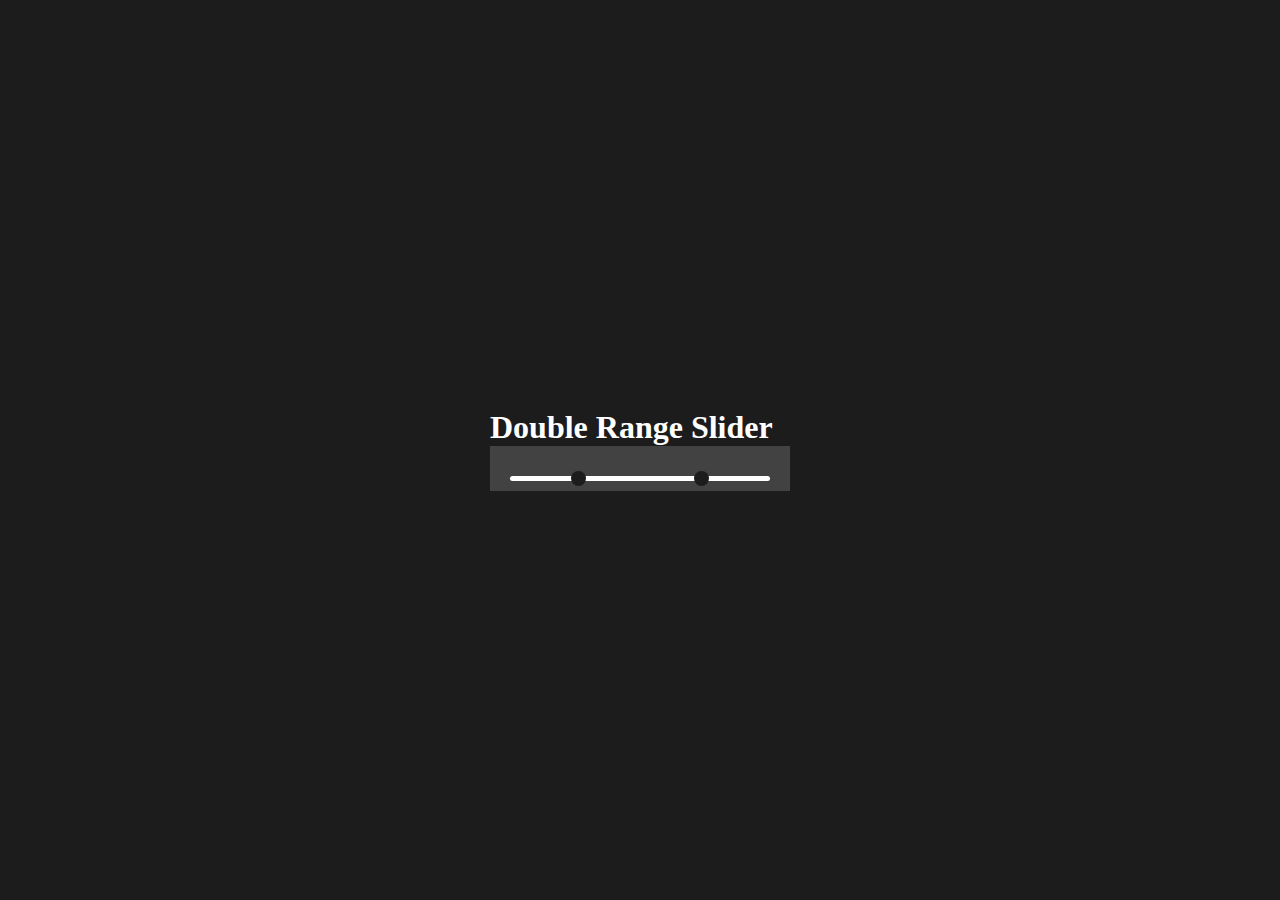
<file: testing.html>
<!DOCTYPE html>
<html lang="en">

<head>
    <meta charset="UTF-8">
    <meta name="viewport" content="width=device-width, initial-scale=1.0">
    <title>Double Range Slider</title>
    <style>
        * {
            box-sizing: border-box;
            padding: 0;
            margin: 0;
        }

        body {
            background-color: #1c1c1c;
            color: #ffffff;
            display: flex;
            align-items: center;
            justify-content: center;
            height: 100vh;
        }

        .slider {
            background-color: #424242;
            padding: 20px;
            width: 300px;
            /* Adjust width as needed */
            position: relative;
        }

        .track {
            width: 100%;
            height: 5px;
            border-radius: 10px;
            background-color: white;
            position: relative;
            top: 10px;
            /* Adjust to position track correctly */
        }

        input[type="range"] {
            -webkit-appearance: none;
            -moz-appearance: none;
            appearance: none;
            position: absolute;
            top: 0;
            height: 5px;
            background: transparent;
            width: 100%;
            outline: none;
            pointer-events: none;
            /* Prevent pointer events on the range itself */
        }

        input[type="range"]::-webkit-slider-thumb {
            -webkit-appearance: none;
            height: 15px;
            width: 15px;
            background-color: #1c1c1c;
            border-radius: 50%;
            cursor: pointer;
            position: relative;
            pointer-events: auto;
            /* Allow pointer events on the thumb */
            z-index: 2;
        }

        input[type="range"]::-moz-range-thumb {
            height: 15px;
            width: 15px;
            background-color: #1c1c1c;
            border-radius: 50%;
            cursor: pointer;
            position: relative;
            pointer-events: auto;
            /* Allow pointer events on the thumb */
            z-index: 2;
        }
    </style>
</head>

<body>
    <div class="container">
        <h1>Double Range Slider</h1>
        <div class="slider">
            <div class="track">
                <input type="range" id="left-slider" min="0" max="100" value="25">
                <input type="range" id="right-slider" min="0" max="100" value="75">
            </div>
        </div>
    </div>
    <script>
        const leftSlider = document.getElementById('left-slider');
        const rightSlider = document.getElementById('right-slider');
        const track = document.querySelector('.track');

        // Function to update the position of the sliders
        function updateSliderPositions() {
            const leftValue = leftSlider.value;
            const rightValue = rightSlider.value;

            // Calculate the percentage for each slider
            const leftPercent = (leftValue / rightSlider.max) * 100;
            const rightPercent = (rightValue / rightSlider.max) * 100;

            // Set the left slider's position
            leftSlider.style.left = `${leftPercent}%`;
            // Set the right slider's position
            rightSlider.style.left = `${rightPercent}%`;

            // Update the track background
            track.style.background = `linear-gradient(to right, #1c1c1c ${leftPercent}%, white ${leftPercent}%, white ${rightPercent}%, #1c1c1c ${rightPercent}%)`;
        }

        // Event listeners to prevent sliders from overlapping
        leftSlider.addEventListener('input', function () {
            if (parseInt(leftSlider.value) >= parseInt(rightSlider.value)) {
                // Prevent overlap
                leftSlider.value = toString(parseInt(rightSlider.value) - 1);
                leftSlider.max = toString(parseInt(rightSlider.value) - 1);
            }
            updateSliderPositions();
        });

        rightSlider.addEventListener('input', function () {
            if (parseInt(rightSlider.value) <= parseInt(leftSlider.value)) {
                // Prevent overlap
                rightSlider.value = parseInt(leftSlider.value) + 1;
                rightSlider.max = parseInt(leftSlider.value) + 1;
            }
            updateSliderPositions();
        });

        // Initial position update
</file>
<file: stylesheet/styles.css>
/* This page conatin styling for basic structure of website. */

/* Variable for different font sizes */
:root {
  --white: #ffffff;
  --red: #eb001b;
  --pink: #ffe3e3;
  --icons-color: #d1e7ff;
  --blue: #0d6efd;
  --text-color: #1c1c1c;
  --black: #000000;
  --cyan: #55bdc3;
  --dark-back-color: #c7e1ff;
  --hr-color: #e0e0e0;
  --alice-blue: #e3f0ff;
  --orange: #f38332;
  --blue-linear-stat: #2c7cf1;
  --blue-linear-end: #00d1ff;
  --back-color: #f7fafc;
  --nav-item-back: #eff2f4;
  --dark-grey: #8b96af;
  --light-grey: #dee2e7;
  --text-grey: #606060;
  --text-black: #1c1c1c;
}

* {
  box-sizing: border-box;
  padding: 0;
  margin: 0;
  font-family: Inter, sans-serif;
}

html {
  font-size: 16px;
}

body {
  background-color: var(--back-color);
}

a {
  text-decoration: none;
  color: #1c1c1c;
}

/* General purpose classes */

.flex {
  display: flex;
}

.flex-center {
  display: flex;
  align-items: center;
  justify-content: center;
}

.flex-between {
  display: flex;
  align-items: center;
  justify-content: space-between;
}

.flex-grow {
  flex-grow: 1;
}

.no-border {
  border: none;
}

.no-decoration {
  text-decoration: none;
}

.text-align {
  text-align: center;
}

.padding {
  padding-left: 10vw;
  padding-right: 10vw;
}

button:hover {
  cursor: pointer;
}

.blue-button {
  background-color: var(--blue);
  color: var(--white);
  width: fit-content;
  font-size: 1rem;
  padding: 10px;
  border-radius: 6px;
  border: none;
}

.white-button {
  background-color: var(--white);
  color: var(--black);
  width: fit-content;
  font-size: 1rem;
  padding: 10px;
  border-radius: 6px;
  border: none;
}

.blue-border {
  border: 2px solid #0d6efd;
}

hr {
  border: 0.5px solid var(--hr-color);
}

/* Navbar styling start */
.nav-container {
  box-shadow: 0 4px 8px 0 rgba(0, 0, 0, 0.2);
}

/* Upper part of navbar */
#upper-nav {
  background-color: var(--white);
  padding-top: 15px;
  padding-bottom: 15px;
}

.logo-img {
  width: 10vw;
  min-width: 100px;
  border: none;
}

.menu-img {
  margin-right: 10px;
  background-color: var(--white);
  border: none;
}

/* Side menu bar */

.side-menu {
  background-color: var(--white);
  width: 80%;
  max-width: 280px;
  height: 100vh;
  position: absolute;
  position: fixed;
  top: 0px;
  left: -280px;
  z-index: 1;
  transition: left 0.5s linear;
}

.side-menu > div {
  background-color: #979797;
  padding: 25px;
}

.side-menu > div > div {
  margin-top: 10px;
}

.side-menu > div > p {
  position: absolute;
  top: 5px;
  right: 10px;
  font-size: 24px;
}

.side-menu > a {
  display: block;
  padding: 15px 15px;
  display: flex;
  align-items: center;
}

.side-menu > a > img {
  margin-right: 15px;
}

.side-menu > a:hover {
  background-color: var(--back-color);
}

.side-menu > a:active {
  color: var(--blue);
}

.fa-icons {
  margin: 0px 10px;
  overflow: hidden;
}

.fa-icons a img {
  height: 50%;
}

.fa-icons a p {
  color: #8b96af;
  font-size: 0.75rem;
}

.search-box search input,
.search-box select,
.search-box button,
.fa-icons {
  height: 40px;
}

#first-search-box search input {
  width: 25vw;
  padding-left: 10px;
  border-right: 0.5px;
  border-top-left-radius: 5px;
  border-bottom-left-radius: 5px;
}

#first-search-box select {
  padding: 0px 5px;
}

#first-search-box button {
  border-top-left-radius: 0px;
  border-bottom-left-radius: 0px;
  padding: 0px 15px;
}

#search-box-second {
  background-color: #fff;
}

#search-box-second search {
  flex-grow: 1;
}

#search-box-second search input {
  width: 100%;
  height: 40px;
  background-color: #f7fafc;
  padding-left: 10px;
  border-top-right-radius: 5px;
  border-bottom-right-radius: 5px;
}

#search-box-second img {
  padding: 10px;
  height: 40px;
  background-color: #f7fafc;
  border-top-left-radius: 5px;
  border-bottom-left-radius: 5px;
}

/* Lower part of navbar */
#lower-nav {
  background-color: var(--white);
  padding-top: 15px;
  padding-bottom: 15px;
  vertical-align: middle;
  min-width: 100%;
}

.nav-list a {
  margin: 0px 10px;
  color: #1c1c1c;
}

.nav-list select {
  width: 60px;
}

#payment,
#shipment {
  margin: 0px 10px;
}

#payment Select,
#shipment Select {
  padding: 0px 5px;
}

#first-nav-items a {
  text-decoration: none;
}

#second-nav-items {
  align-items: center;
  overflow: auto;
}

#second-nav-items a {
  text-decoration: none;
  background-color: var(--nav-item-back);
  color: var(--blue);
  padding: 10px;
  border-radius: 5px;
  white-space: nowrap;
  margin-left: 0px;
}

::-webkit-scrollbar {
  display: none;
}

/* Navbar styling end */

/* Footer */
.upper-footer {
  background-color: #fff;
  height: auto;
  padding-top: 25px;
  padding-bottom: 25px;
}

.upper-footer div {
  margin: 5px 0px;
}

#social *,
#app-link *,
.col * {
  margin: 5px 0px;
}

#footer-nav-links {
  display: flex;
  align-items: flex-start;
  justify-content: space-between;
  flex-wrap: wrap;
  width: 50%;
}

#social {
  width: 30%;
}

#social-links a img {
  width: 3vw;
  min-width: 20px;
  max-width: 30px;
}

.col {
  display: flex;
  flex-direction: column;
  width: 25%;
  text-align: center;
}

.col a {
  display: block;
  text-decoration: none;
  color: #8b96af;
}

#app-link {
  display: flex;
  flex-direction: column;
  text-align: right;
  width: 20%;
}

#app-links a img {
  width: 10vw;
  min-width: 100px;
}

.lower-footer {
  border-top: 1px solid #e0e0e0;
  padding-top: 15px;
  padding-bottom: 15px;
  justify-content: space-between;
}

#language select {
  background-color: var(--back-color);
}

/* Media Queries */

@media screen and (max-width: 425px) {
  html {
    font-size: 14px;
  }
  .padding {
    padding-left: 20px;
    padding-right: 20px;
  }
  #first-search-box,
  #second-icons,
  #first-nav-items,
  #nav-payment-shipment,
  nav hr {
    display: none;
  }

  .upper-footer {
    flex-direction: column;
  }
  #social {
    width: 60%;
    text-align: center;
  }
  #footer-nav-links {
    width: 100%;
    justify-self: stretch;
  }
  .col {
    width: 50%;
  }
  #app-link {
    width: 100%;
    text-align: center;
  }
}

@media screen and (min-width: 426px) and (max-width: 768px) {
  html {
    font-size: 14px;
  }
  .padding {
    padding-left: 30px;
    padding-right: 30px;
  }
  #first-search-box,
  #second-icons,
  #first-nav-items,
  #nav-payment-shipment,
  nav hr {
    display: none;
  }

  .upper-footer {
    flex-direction: column;
  }
  #social {
    width: 50%;
    text-align: center;
  }
  #footer-nav-links {
    width: 100%;
    justify-self: stretch;
  }
  .col {
    width: 25%;
  }
  #app-link {
    width: 100%;
    text-align: center;
  }
}

@media screen and (min-width: 769px) and (max-width: 1024px) {
  #nav-logo > .menu-img,
  #first-icons,
  #search-box-second,
  #second-nav-items {
    display: none;
  }
}

@media screen and (min-width: 1025px) {
  #nav-logo > .menu-img,
  #nav-logo > a:nth-child(1),
  #first-icons,
  #search-box-second,
  #second-nav-items {
    display: none;
  }
}
</file>
<file: stylesheet/homepage.css>
/* This sheet contain styling for boy of main home page. */

.round-border {
  border-radius: 5px;
  border: 1px solid #e0e0e0;
}

.content {
  padding: 0px 10vw;
}

section {
  border-radius: 5px;
  border: 1px solid var(--light-grey);
  margin: 30px 0px;
}

.leftside {
  width: 22%;
  padding: 20px;
}

.rightside {
  width: 80%;
  display: flex;
  flex-wrap: wrap;
}

.source-now {
  padding: 10px;
}
.source-now > a {
  text-decoration: none;
  color: var(--blue);
  vertical-align: middle;
}
.source-now > a > img {
  vertical-align: middle;
}

/* Main section of page */

#main-section {
  background-color: #fff;
  padding: 10px;
  justify-content: space-between;
  height: 400px;
}

#banner {
  width: 60%;
  height: 100%;
  background: url(../images/menu-banner.png) no-repeat center;
  background-size: cover;
  padding: 30px;
}

#banner h1 {
  font-size: 1.25rem;
}

#banner strong {
  font-size: 1.75rem;
}

#banner button {
  margin-top: 10px;
  background-color: #fff;
  padding: 10px;
}

#vertical-menu {
  width: 20%;
  flex-direction: column;
}

#vertical-menu a {
  text-decoration: none;
  color: #1c1c1c;
  display: block;
  padding: 10px;
  width: 100%;
}

#vertical-menu a:hover {
  background-color: #f7fafc;
}

#vertical-menu a:active {
  background-color: #f7fafc;
}

#login-block {
  width: 18%;
  flex-direction: column;
  justify-content: space-around;
}

#login {
  background-color: #e3f0ff;
  width: 100%;
  height: 40%;
  padding: 10px;
  flex-direction: column;
  justify-content: space-around;
  font-size: 16px;
}

#login div {
  width: 100%;
  justify-content: space-between;
}

#login img {
  width: 44px;
  height: 44px;
}

#login-button {
  width: 100%;
  padding: 5px;
}

#register-button {
  width: 100%;
  padding: 5px;
  color: var(--blue);
}

.block {
  width: 100%;
  height: 28%;
  padding: 10px;
  color: var(--white);
  align-items: center;
  font-size: 1rem;
}

#login-block > div:nth-child(2) {
  background-color: var(--orange);
}

#login-block > div:nth-child(3) {
  background-color: var(--cyan);
}

/* deal and offers part */

#deals-offers {
  height: fit-content;
  background-color: var(--white);
}

#countdown > h4 {
  font-size: 1.25rem;
}

#countdown > p {
  color: #8b96af;
  font-size: 1rem;
}

#timer {
  margin-top: 10px;
}

#timer > span {
  background-color: #424242;
  color: #fff;
  padding: 5px;
  font-size: 1rem;
  text-align: center;
  border-radius: 5px;
  margin-right: 5px;
  width: 18%;
}

#timer > span p:nth-child(2) {
  font-size: 0.5rem;
}

.dealsitem {
  width: 20%;
  min-width: 140px;
  border-left: 1px solid #dee2e7;
  padding: 10px;
  display: flex;
  flex-direction: column;
  align-items: center;
}

.dealsitem > img {
  width: 100%;
  height: 75%;
}

.dealsitem > h4 {
  color: #1c1c1c;
  font-size: 1rem;
  margin-top: 5px;
}

.dealsitem > p {
  background-color: #ffe3e3;
  color: #eb001b;
  width: fit-content;
  padding: 5px 10px;
  font-size: 0.75rem;
  border-radius: 29px;
  margin-top: 5px;
}

/* Block items group */

#home-decor,
#electronics {
  background-color: var(--white);
}

#home-decor .leftside {
  background-image: url(../images/homedecor.png);
  background-size: cover;
}

#electronics .leftside {
  background-image: url(../images/electronics.png);
  background-size: cover;
}

.leftside > h3 {
  font-size: 1.25rem;
  width: 75%;
}

.leftside > button {
  margin-top: 10px;
}

.items-group {
  height: 260px;
}

.items {
  width: 25%;
  min-width: 140px;
  height: 50%;
  border-left: 1px solid #dee2e7;
  padding: 15px;
  position: relative;
}

.items:nth-child(1),
.items:nth-child(2),
.items:nth-child(3),
.items:nth-child(4) {
  border-bottom: 1px solid var(--light-grey);
}

.items > h4 {
  font-size: 1rem;
}

.items > p {
  font-size: 0.85rem;
  color: #8b96af;
}

.items > img {
  position: absolute;
  right: 5px;
  bottom: 5px;
  width: 30%;
}

/* Inquiry section */

#inquiry {
  background-image: linear-gradient(to right, #2c7cf1, #00d1ff00),
    url(../images/inquiry.png);
  background-size: cover;
  display: flex;
  justify-content: space-between;
  height: 420px;
}

#inquiry > div {
  width: 40%;
  padding: 35px;
}

#description > p:nth-child(1) {
  font-size: 2rem;
  font-weight: 500;
  color: white;
}

#description > p:nth-child(2) {
  font-size: 1rem;
  color: white;
}

#description > button {
  margin-top: 10px;
}

#inquiry-form > form {
  border-radius: 6px;
  width: 100%;
  height: 100%;
  padding: 20px;
  display: flex;
  flex-direction: column;
  justify-content: space-evenly;
  background-color: var(--white);
}

form > p {
  font-size: 20px;
  font-weight: bold;
  color: #1c1c1c;
}

#item-name,
#item-detail,
#item-quantity,
#item-unit {
  padding: 7px;
  font-size: 16px;
  border: 1px solid #dee2e7;
  border-radius: 5px;
  color: #1c1c1c;
}

#item-name,
#item-detail {
  width: 100%;
}

#item-detail {
  color: #8b96a5;
}

#item-quantity {
  width: 60%;
}

/* Recommendation section */

#recommendation {
  border: none;
}

#recommendation > h3 {
  font-size: 24px;
  color: #1c1c1c;
}

#recommendation > div {
  display: flex;
  flex-wrap: wrap;
  justify-content: space-evenly;
}

.item {
  background-color: #fff;
  width: 18%;
  min-width: 150px;
  border-radius: 6px;
  height: 300px;
  margin-top: 20px;
  padding: 15px;
  border: 1px solid #e3f0ff;
  line-height: 22px;
}

.item > img {
  width: 100%;
}

.item-price {
  font-size: 1rem;
  color: #1c1c1c;
  font-weight: bold;
}

.item-description {
  font-size: 1rem;
  color: #8b96a5;
}

/* Extra services section */

#extra-services {
  border: none;
}

#extra-services > h3 {
  font-size: 1.5rem;
  color: #1c1c1c;
}

#extra-services > div {
  display: flex;
  flex-wrap: wrap;
  justify-content: space-between;
}

.service {
  background-color: var(--white);
  width: 22%;
  border-radius: 6px;
  margin-top: 20px;
  border: 1px solid var(--alice-blue);
  line-height: 22px;
  position: relative;
}

.service > img:nth-child(1) {
  width: 100%;
  opacity: 100%;
}

.service > img:nth-child(2) {
  background-color: #e3f0ff;
  border-radius: 50%;
  padding: 15px;
  position: absolute;
  top: 45%;
  right: 8%;
}

.service-description {
  font-size: 1rem;
  color: #1c1c1c;
  padding: 20px;
  width: 75%;
}

/* Supplier section */

#suppliers {
  border: none;
}

#suppliers > h3 {
  font-size: 24px;
  color: #1c1c1c;
}

#suppliers > div {
  display: flex;
  flex-wrap: wrap;
  justify-content: space-between;
}

.regions {
  width: 18%;
  display: flex;
  padding-top: 20px;
}

.regions > img {
  width: 40px;
  height: 40px;
}

.regions > div {
  padding: 2px 10px;
}

.regions > div p:nth-child(1) {
  font-size: 16px;
  color: #1c1c1c;
}

.regions > div p:nth-child(2) {
  font-size: 13px;
  color: #8b96a5;
}

/* Newsletter section */

#newsletter {
  background-color: #eff2f4;
  text-align: center;
  padding: 40px 20px;
}

#newsletter > h3 {
  margin: 10px 0px;
  color: var(--text-black);
  font-size: 1.25rem;
}

#newsletter > p {
  margin: 10px 0px;
  color: var(--text-grey);
  font-size: 1rem;
}

#newsletter > div {
  margin: 10px 0px;
}

#newsletter-email {
  padding: 10px 40px;
  font-size: 1rem;
  border: 1px solid #dee2e7;
  border-radius: 5px;
  color: #1c1c1c;
  background-image: url(../images/email.png);
  background-repeat: no-repeat;
  background-position: 8px 8px;
}

/* media queries */

@media screen and (max-width: 425px) {
  .content {
    padding: 0px;
  }
  section {
    margin: 0px;
    margin-bottom: 20px;
    border-radius: 0px;
  }
  .rightside {
    min-width: 100%;
    flex-wrap: nowrap;
    overflow: auto;
    padding: 0px;
    align-items: center;
  }
  .leftside {
    width: 100%;
    border-bottom: 1px solid var(--light-grey);
  }
  #main-section {
    padding: 0px;
    height: 180px;
    border: none;
  }
  #banner {
    width: 100%;
    height: 180px;
    padding: 15px;
  }
  #deals-offers,
  #home-decor,
  #electronics {
    flex-direction: column;
    background-color: var(--white);
  }
  #countdown {
    width: 100%;
    display: flex;
    justify-content: space-between;
    align-items: center;
    border-bottom: 1px solid var(--light-grey);
  }
  #timer > span {
    width: 25%;
    color: var(--dark-grey);
    background-color: var(--light-grey);
  }
  #home-decor .leftside,
  #electronics .leftside {
    background: none;
  }
  .leftside {
    padding: 10px;
  }
  .leftside > h3 {
    width: 100%;
  }
  .items-group {
    height: 270px;
  }
  .items {
    height: 180px;
    border-bottom: 1px solid var(--light-grey);
    padding: 5px;
    white-space: nowrap;
  }
  .items:nth-child(1),
  .dealsitem:nth-child(1) {
    border-left: 0px;
  }
  .items > img {
    position: relative;
    width: 90%;
  }
  .items {
    text-align: center;
  }
  #inquiry {
    height: 250px;
  }
  #inquiry > div {
    width: 75%;
  }
  #recommendation,
  #extra-services {
    padding: 10px;
  }
  .item {
    text-align: center;
    height: 240px;
    width: 40%;
    padding: 5px;
  }
  #extra-services > div {
    justify-content: space-evenly;
  }

  .service {
    width: 48%;
    text-align: center;
  }

  .service-description {
    width: 100%;
    padding: 10px;
  }
  #newsletter-email {
    width: 60%;
  }

  #vertical-menu,
  #login-block,
  .leftside button,
  #description p:nth-child(2),
  #inquiry-form,
  .service img:nth-child(2),
  #suppliers {
    display: none;
  }
}

@media screen and (min-width: 426px) and (max-width: 768px) {
  .content {
    padding-left: 30px;
    padding-right: 30px;
  }
  section {
    margin: 20px 0px;
    border-radius: 0px;
  }
  .rightside {
    min-width: 100%;
    flex-wrap: nowrap;
    overflow: auto;
    padding: 0px;
    align-items: center;
  }
  .leftside {
    width: 100%;
    border-bottom: 1px solid var(--light-grey);
  }
  #main-section {
    padding: 0px;
    height: 250px;
    border: none;
  }
  #banner {
    width: 100%;
    height: 250px;
  }
  #deals-offers,
  #home-decor,
  #electronics {
    flex-direction: column;
    background-color: var(--white);
  }
  #countdown {
    width: 100%;
    display: flex;
    justify-content: space-between;
    align-items: center;
    border-bottom: 1px solid var(--light-grey);
  }
  #timer > span {
    width: 25%;
    color: var(--dark-grey);
    background-color: var(--light-grey);
  }
  #home-decor .leftside,
  #electronics .leftside {
    background: none;
  }
  .leftside {
    padding: 10px;
  }
  .leftside > h3 {
    width: 100%;
  }
  .items-group {
    height: 270px;
  }
  .items {
    height: 180px;
    border-bottom: 1px solid var(--light-grey);
    padding: 5px;
    white-space: nowrap;
  }
  .items:nth-child(1),
  .dealsitem:nth-child(1) {
    border-left: 0px;
  }
  .items > img {
    position: relative;
    width: 90%;
  }
  .items {
    text-align: center;
  }
  #inquiry {
    height: 200px;
  }
  #inquiry > div {
    width: 75%;
  }
  #recommendation,
  #extra-services {
    padding: 10px;
  }
  .item {
    text-align: center;
    height: 240px;
    padding: 5px;
  }
  #extra-services > div {
    justify-content: space-evenly;
  }

  .service {
    width: 48%;
    text-align: center;
  }

  .service-description {
    width: 100%;
    padding: 10px;
  }
  #newsletter-email {
    width: 60%;
  }

  #vertical-menu,
  #login-block,
  .leftside button,
  #description p:nth-child(2),
  #inquiry-form,
  .service img:nth-child(2),
  #suppliers {
    display: none;
  }
}

@media screen and (min-width: 769px) and (max-width: 1024px) {
  #deals-offers {
    flex-direction: column;
  }
  #deals-offers .rightside {
    width: 100%;
  }
  #inquiry > div {
    width: 60%;
  }
  #countdown {
    width: 100%;
    display: flex;
    justify-content: space-between;
    align-items: center;
    border-bottom: 1px solid var(--light-grey);
  }
  #timer > span {
    width: 25%;
    color: var(--dark-grey);
    background-color: var(--light-grey);
  }
  #nav-payment-shipment,
  .source-now,
  #description > button {
    display: none;
  }
}

@media screen and (min-width: 1025px) {
  .source-now,
  #description > button {
    display: none;
  }
}
</file>
<file: stylesheet/singlecategory.css>
/* Style sheet contain styling for category page. */

main {
  display: flex;
}

input {
  accent-color: #0d6efd;
}

.navigation-list {
  padding-top: 20px;
  padding-bottom: 20px;
  a {
    font-size: 1rem;
    color: #8b96af;
    margin: 0px 5px;
  }
}

.sidebar {
  z-index: 1;
  transition: left 0.5s linear;
  p {
    margin: 5px 10px;
    font-size: 24px;
    text-align: end;
  }
}

.sidebar-dropdown {
  display: flex;
  flex-direction: column;
  width: 260px;
  border-top: 1px solid var(--light-grey);
  position: relative;
  h2 {
    color: #1c1c1c;
    font-size: 1rem;
    font-weight: 600;
    padding: 15px 5px;
  }
  h2:hover {
    cursor: pointer;
  }
}

.sidebar-dropdown > .filters {
  display: flex;
  flex-direction: column;
  height: 0px;
  overflow: hidden;
  transition: height 2s linear;
  color: #505050;
  padding-bottom: 5px;
  a {
    font-size: 1rem;
    width: fit-content;
    padding: 6px 16px;
    margin: 5px 0px;
  }
  a:hover {
    background-color: #e5f1fff7;
  }
  a:nth-last-child(1) {
    color: #0d6efd;
  }
  a:nth-last-child(1):hover {
    background-color: #f7fafc;
    color: #0b459b;
  }
  label {
    padding: 6px 16px;
  }
}

.filters > label > input,
.filters > label > img {
  margin-right: 10px;
  vertical-align: middle;
}

.sidebar-dropdown > img {
  position: absolute;
  top: 5px;
  right: 5px;
  z-index: -1;
  width: 20px;
}

.items-list {
  padding: 0px 10px;
  > div {
    display: flex;
    flex-wrap: wrap;
    float: left;
    justify-content: space-between;
  }
}

#controls {
  width: 100%;
  min-width: 280px;
  background-color: #ffffff;
  border: 1px solid #e0e0e0;
  border-radius: 5px;
  display: flex;
  align-items: center;
  justify-content: space-between;
  margin-bottom: 10px;
  padding: 5px 15px;
  > div {
    display: flex;
    align-items: center;
    justify-content: flex-end;
    select {
      margin-left: 10px;
      padding: 5px 10px;
      font-size: 1rem;
      background-color: white;
      border: 1px solid #e0e0e0;
      border-radius: 5px;
    }
    button {
      margin-left: 10px;
      padding: 5px 20px;
      border: 1px solid #e0e0e0;
      border-radius: 5px;
      img {
        vertical-align: middle;
      }
    }
    label {
      margin-left: 10px;
    }
    > div {
      margin-left: 10px;
    }
  }
}

.item-view {
  img {
    width: 30px;
    height: 30px;
    vertical-align: middle;
  }
}

/* List view of items */
.list-view {
  background-color: #ffffff;
  display: flex;
  align-items: center;
  border: 1px solid #e0e0e0;
  border-radius: 5px;
  padding: 0px 10px;
  margin-bottom: 10px;
  > img {
    width: 200px;
    height: 200px;
  }
  .detail {
    display: flex;
    flex-direction: column;
    align-items: flex-start;
    justify-content: space-evenly;
    padding-left: 10px;
    h2 {
      font-size: 1rem;
    }
    .price {
      font-size: 1.25rem;
    }
    div {
      display: flex;
      align-items: center;
      justify-content: flex-start;
      flex-wrap: wrap;
      img {
        width: auto;
        height: auto;
      }
      .order-no {
        color: #8b96af;
        font-size: 1rem;
      }
      .shipping {
        color: #00b517;
        font-size: 1rem;
      }
      .dot {
        width: 7px;
        height: 7px;
        background-color: #e0e0e0;
        border-radius: 50%;
        margin: 5px 10px;
      }
    }
    .description {
      font-size: 1rem;
    }
    a {
      font-size: 1rem;
      color: #0d6efd;
    }
    .title:nth-child(2) {
      display: none;
    }
  }
  .favourite {
    img {
      width: 30px;
      height: 30px;
      border: 1px solid #e0e0e0;
      border-radius: 5px;
      position: relative;
      top: -75px;
    }
  }
}

/* Grid view of items */
.grid-view {
  width: 30%;
  background-color: #ffffff;
  border: 1px solid #e0e0e0;
  border-radius: 5px;
  padding: 0px 10px;
  margin-bottom: 10px;
  display: flex;
  flex-direction: column;
  align-items: center;
  float: left;
  > img {
    width: 200px;
    height: 200px;
  }
  .detail {
    border-top: 1px solid #e0e0e0;
    padding: 10px;
    .price {
      font-size: 1.25rem;
      font-weight: bold;
      margin: 5px 0px;
    }
    .title {
      font-size: 1rem;
      color: #606060;
      margin: 5px 0px;
    }
    .title:nth-child(1),
    .dot,
    .order-no,
    .shipping,
    .description,
    a {
      display: none;
    }
  }
  .favourite {
    width: 0;
    height: 0;
    img {
      width: 30px;
      height: 30px;
      border: 1px solid #e0e0e0;
      border-radius: 5px;
      position: relative;
      top: -110px;
      right: -80px;
    }
  }
}

/* Active filters list */
#active-filters {
  display: flex;
  flex-wrap: nowrap;
  align-items: center;
  overflow: auto;
  height: 36px;
  width: inherit;
  margin-bottom: 10px;
}

.item-filter {
  display: flex;
  padding: 8px;
  vertical-align: middle;
  border: 1px solid #0d6efd;
  border-radius: 5px;
  background-color: #ffffff;
  color: #505050;
  font-size: 1rem;
  white-space: nowrap;
  margin-right: 10px;
  .cancel-filter {
    margin-left: 5px;
  }
}

/* Media Queries */

@media screen and (max-width: 425px) {
  .sidebar {
    position: fixed;
    top: 0;
    left: -300px;
    background-color: white;
    height: 100vh;
    padding-left: 10px;
  }
  .items-list {
    padding: 0px;
  }
  #controls {
    justify-content: flex-end;
    padding: 5px;
    > div > select {
      margin-left: 0px;
      padding: 5px;
    }
    > div > button {
      padding: 5px 10px;
    }
  }
  .list-view {
    padding: 10px;
    > img {
      width: 100px;
      height: 100px;
    }
  }
  .grid-view {
    float: left;
    width: 40%;
    min-width: 140px;
    > img {
      width: 100%;
      height: auto;
    }
  }
  .dot:nth-child(2),
  #controls > p,
  #controls label,
  #feature-dropdown,
  .description,
  .detail > a,
  .favourite {
    display: none;
  }
}

@media screen and (min-width: 426px) and (max-width: 768px) {
  .sidebar {
    position: fixed;
    top: 0;
    left: -300px;
    background-color: white;
    height: 100vh;
    padding-left: 10px;
  }
  .items-list {
    padding: 0px;
  }
  #controls {
    justify-content: flex-end;
    padding: 5px;
  }
  .list-view {
    padding: 10px;
    > img {
      width: 150px;
      height: 150px;
    }
    .favourite {
      img {
        top: -60px;
      }
    }
  }
  .grid-view {
    float: left;
    width: 30%;
    min-width: 140px;
    > img {
      width: 100%;
      height: auto;
    }
  }
  #controls > p,
  #controls label,
  #feature-dropdown {
    display: none;
  }
}

@media screen and (min-width: 769px) and (max-width: 1024px) {
  .sidebar-dropdown {
    width: 200px;
  }
  #controls {
    justify-content: flex-end;
    padding: 5px;
  }
  .list-view {
    padding: 10px;
    > img {
      width: 150px;
      height: 150px;
    }
  }
  .grid-view {
    width: 40%;
  }
  .favourite,
  .sidebar > p,
  #sort-dropdown,
  #filter-button,
  #controls > p {
    display: none;
  }
}

@media screen and (min-width: 1025px) {
  .sidebar > p,
  #sort-dropdown,
  #filter-button {
    display: none;
  }
}
</file>
<file: stylesheet/product-category.css>
:root {
  --main-padding: 10vw;
}

* {
  box-sizing: border-box;
  margin: 0;
  padding: 0;
  font-family: Inter, sans-serif;
}

html {
  font-size: 16px;
}

/* Style sheet contain styling for category page. */

/* Navigation list history */
#nav-history {
  color: #8b96af;
  background-color: #f7fafc;
  font-size: 1rem;
  padding: 20px var(--main-padding);
  a {
    color: #8b96af;
    text-decoration: none;
    margin-right: 5px;
  }
}

main {
  display: flex;
  padding: 0 var(--main-padding);
  input {
    accent-color: #0d6efd;
  }
}

/* Side bar for filters */
.sidebar {
  width: 260px;
  z-index: 1;
  transition: left 0.5s linear;
  p {
    margin: 5px 10px;
    font-size: 24px;
    text-align: end;
  }
}

.sidebar-dropdown {
  display: flex;
  flex-direction: column;
  width: 260px;
  border-top: 1px solid var(--light-grey);
  position: relative;
  h2 {
    color: #1c1c1c;
    font-size: 1rem;
    font-weight: 600;
    padding: 15px 5px;
  }
  h2:hover {
    cursor: pointer;
  }
  > img {
    position: absolute;
    top: 5px;
    right: 5px;
    z-index: -1;
    width: 20px;
  }
}

.sidebar-dropdown > .filters {
  display: flex;
  flex-direction: column;
  height: 0px;
  overflow: hidden;
  transition: height 2s linear;
  color: #505050;
  padding-bottom: 5px;
  a {
    font-size: 1rem;
    width: fit-content;
    padding: 6px 16px;
    margin: 5px 0px;
  }
  a:hover {
    background-color: #e5f1fff7;
  }
  a:nth-last-child(1) {
    color: #0d6efd;
  }
  a:nth-last-child(1):hover {
    background-color: #f7fafc;
    color: #0b459b;
  }
  label {
    padding: 6px 16px;
  }
  > label > input,
  > label > img {
    margin-right: 10px;
    vertical-align: middle;
  }
}

#price {
  .range_container {
    display: flex;
    flex-direction: column;
    width: 100%;
  }

  .sliders_control {
    position: relative;
    margin-top: 15px;
  }

  .form_control {
    position: relative;
    display: flex;
    justify-content: space-between;
    font-size: 1rem;
    margin-top: 15px;
  }

  input[type="range"]::-webkit-slider-thumb {
    -webkit-appearance: none;
    pointer-events: all;
    width: 15px;
    height: 15px;
    background-color: #0d6efd;
    border-radius: 50%;
    cursor: pointer;
  }

  input[type="range"]::-moz-range-thumb {
    -webkit-appearance: none;
    pointer-events: all;
    width: 15px;
    height: 15px;
    background-color: #0d6efd;
    border-radius: 50%;
    cursor: pointer;
  }

  input[type="number"] {
    color: #1c1c1c;
    font-size: 1rem;
    border: 1px solid #e0e0e0;
    border-radius: 5px;
    padding: 5px;
  }

  input[type="number"]::-webkit-inner-spin-button,
  input[type="number"]::-webkit-outer-spin-button {
    opacity: 1;
  }

  input[type="range"] {
    -webkit-appearance: none;
    appearance: none;
    height: 2px;
    width: 100%;
    position: absolute;
    background-color: #c6c6c6;
    pointer-events: none;
  }

  #fromSlider {
    height: 0;
    z-index: 1;
  }
}

/* Section that contain items list */
.items-list {
  padding: 0px 10px;
  float: left;
  > div {
    display: flex;
    flex-wrap: wrap;
    float: left;
    justify-content: space-evenly;
  }
}

#controls {
  width: 100%;
  min-width: 280px;
  background-color: #ffffff;
  border: 1px solid #e0e0e0;
  border-radius: 5px;
  display: flex;
  align-items: center;
  justify-content: space-between;
  margin-bottom: 10px;
  padding: 5px 15px;
  > div {
    display: flex;
    align-items: center;
    justify-content: flex-end;
    select {
      margin-left: 10px;
      padding: 5px 10px;
      font-size: 1rem;
      background-color: white;
      border: 1px solid #e0e0e0;
      border-radius: 5px;
    }
    button {
      margin-left: 10px;
      padding: 5px 20px;
      border: 1px solid #e0e0e0;
      border-radius: 5px;
      img {
        vertical-align: middle;
      }
    }
    label {
      margin-left: 10px;
    }
    > div {
      margin-left: 10px;
    }
  }
}

.item-view {
  img {
    width: 30px;
    height: 30px;
    vertical-align: middle;
  }
}

/* List view of items */
.list-view {
  background-color: #ffffff;
  display: flex;
  align-items: center;
  border: 1px solid #e0e0e0;
  border-radius: 5px;
  padding: 0px 10px;
  margin-bottom: 20px;
  > img {
    width: 200px;
    height: 200px;
  }
  .detail {
    display: flex;
    flex-direction: column;
    align-items: flex-start;
    justify-content: space-evenly;
    padding-left: 10px;
    h2 {
      font-size: 1rem;
    }
    .price {
      font-size: 1.25rem;
    }
    div {
      display: flex;
      align-items: center;
      justify-content: flex-start;
      flex-wrap: wrap;
      img {
        width: auto;
        height: auto;
      }
      .order-no {
        color: #8b96af;
        font-size: 1rem;
      }
      .shipping {
        color: #00b517;
        font-size: 1rem;
      }
      .dot {
        width: 7px;
        height: 7px;
        background-color: #e0e0e0;
        border-radius: 50%;
        margin: 5px 10px;
      }
    }
    .description {
      font-size: 1rem;
    }
    a {
      font-size: 1rem;
      color: #0d6efd;
    }
    .title:nth-child(2) {
      display: none;
    }
  }
  .favourite {
    img {
      width: 30px;
      height: 30px;
      border: 1px solid #e0e0e0;
      border-radius: 5px;
      position: relative;
      top: -75px;
    }
  }
}

/* Grid view of items */
.grid-view {
  width: 25%;
  min-width: 270px;
  aspect-ratio: 1;
  background-color: #ffffff;
  border: 1px solid #e0e0e0;
  border-radius: 5px;
  padding: 0px 10px;
  margin-bottom: 20px;
  display: flex;
  align-items: center;
  flex-wrap: wrap;
  > img {
    width: 100%;
    height: auto;
    border-bottom: 1px solid #e0e0e0;
  }
  .detail {
    padding: 10px;
    width: 85%;
    .price {
      font-size: 1.25rem;
      font-weight: bold;
      margin: 5px 0px;
    }
    .title {
      font-size: 1rem;
      color: #606060;
      margin: 5px 0px;
    }
    .title:nth-child(1),
    .dot,
    .order-no,
    .shipping,
    .description,
    a {
      display: none;
    }
  }
  .favourite {
    width: 10%;
    height: 25%;
    display: flex;
    flex-direction: column;
    align-items: flex-start;
    justify-content: flex-start;
    img {
      width: 30px;
      height: 30px;
      border: 1px solid #e0e0e0;
      border-radius: 5px;
    }
  }
}

/* Active filters list */
#active-filters {
  display: flex;
  flex-wrap: nowrap;
  align-items: center;
  overflow: auto;
  height: 36px;
  width: inherit;
  margin-bottom: 10px;
}

.item-filter {
  display: flex;
  padding: 8px;
  vertical-align: middle;
  border: 1px solid #0d6efd;
  border-radius: 5px;
  background-color: #ffffff;
  color: #505050;
  font-size: 1rem;
  white-space: nowrap;
  margin-right: 10px;
  .cancel-filter {
    margin-left: 5px;
  }
  .cancel-filter:hover {
    cursor: pointer;
  }
}

/* Media Queries */

@media screen and (max-width: 425px) {
  :root {
    --main-padding: 5vw;
  }
  .sidebar {
    position: fixed;
    top: 0;
    left: -300px;
    background-color: white;
    height: 100vh;
    padding-left: 10px;
  }
  .items-list {
    padding: 0px;
  }
  #controls {
    justify-content: flex-end;
    padding: 5px;
    margin-top: 10px;
    > div > select {
      margin-left: 0px;
      padding: 5px;
    }
    > div > button {
      padding: 5px 10px;
    }
  }
  .list-view {
    padding: 10px;
    > img {
      width: 100px;
      height: 100px;
    }
  }
  #active-filters {
    width: 90vw;
  }
  .dot:nth-child(2),
  #controls > p,
  #controls label,
  #feature-dropdown,
  .description,
  .detail > a,
  .favourite,
  #nav-history {
    display: none;
  }
}

@media screen and (min-width: 426px) and (max-width: 768px) {
  :root {
    --main-padding: 5vw;
  }
  .sidebar {
    position: fixed;
    top: 0;
    left: -300px;
    background-color: white;
    height: 100vh;
    padding-left: 10px;
  }
  .items-list {
    padding: 0px;
  }
  #controls {
    justify-content: flex-end;
    padding: 5px;
  }
  .list-view {
    padding: 10px;
    > img {
      width: 150px;
      height: 150px;
    }
    .favourite {
      img {
        top: -60px;
      }
    }
  }
  #controls > p,
  #controls label,
  #feature-dropdown {
    display: none;
  }
}

@media screen and (min-width: 769px) and (max-width: 1024px) {
  .sidebar-dropdown {
    width: 200px;
  }
  #controls {
    justify-content: flex-end;
    padding: 5px;
  }
  .list-view {
    padding: 10px;
    > img {
      width: 150px;
      height: 150px;
    }
  }
  .favourite,
  .sidebar > p,
  #sort-dropdown,
  #filter-button,
  #controls > p {
    display: none;
  }
}

@media screen and (min-width: 1025px) {
  .sidebar > p,
  #sort-dropdown,
  #filter-button {
    display: none;
  }
}
</file>
<file: stylesheet/product-detail.css>
:root {
  --main-padding: 10vw;
}

* {
  box-sizing: border-box;
  margin: 0;
  padding: 0;
  font-family: Inter, sans-serif;
}

html {
  font-size: 16x;
}

/* This page contain styling for product category page */

/* Navigation list history */
#nav-history {
  color: #8b96af;
  background-color: #ffffff;
  font-size: 1rem;
  padding: 20px var(--main-padding);
  a {
    color: #8b96af;
    text-decoration: none;
    margin-right: 5px;
  }
}

main {
  background-color: #f7fafc;
  padding: 0 var(--main-padding);
  display: flex;
  flex-wrap: wrap;
  justify-content: space-between;
}

/* Main content section of item */
#content-main {
  width: 100vw - var(--main-padding);
  background-color: #ffffff;
  padding: 20px 0px;
  display: flex;
  justify-content: space-evenly;
  flex-wrap: wrap;
  border: 1px solid #dbdbdb;
  border-radius: 5px;
  margin-top: 20px;
  margin-bottom: 10px;
}

#gallery {
  width: 32%;
  #image-main {
    img {
      width: 100%;
      aspect-ratio: 1;
      border: 1px solid #dee2e7;
      border-radius: 5px;
    }
  }
  #image-list {
    display: flex;
    justify-content: space-evenly;
    margin-top: 20px;
    img {
      width: 15%;
      aspect-ratio: 1;
      border: 1px solid #dee2e7;
      border-radius: 5px;
    }
    img:hover {
      cursor: pointer;
    }
    .image-active {
      border: 1px solid #000000;
    }
  }
}

#information {
  width: 36%;
  .availability {
    color: #00b517;
    font-size: 1rem;
    margin: 10px;
  }
  .item-title {
    color: #1c1c1c;
    font-size: 1.25rem;
    margin-top: 10px;
    margin-bottom: 10px;
    padding-left: 10px;
    padding-right: 10px;
  }
  > .blue-button {
    width: 50%;
    margin-top: 0;
    margin-left: 50%;
  }
  .rating-review {
    display: flex;
    align-items: center;
    font-size: 1rem;
    margin-top: 10px;
    margin-bottom: 10px;
    padding-left: 10px;
    padding-right: 10px;
    * {
      margin-right: 7px;
    }
    .rating {
      color: #ff9017;
    }
    .review,
    .sold {
      color: #787a80;
    }
    .dot {
      background-color: #dbdbdb;
      width: 5px;
      height: 5px;
      border-radius: 50%;
    }
  }
  .prices {
    background-color: #fff0df;
    padding: 15px;
    display: flex;
    margin: 10px;
    .price-for-small {
      width: 33%;
      border-right: 1px solid #bdc1c8;
      padding-left: 10px;
      padding-right: 10px;
      p:nth-child(1) {
        color: #fa3434;
        font-size: 1.125rem;
      }
      p:nth-child(2) {
        color: #606060;
        font-size: 0.75rem;
      }
    }
    .price-for-medium {
      width: 33%;
      border-right: 1px solid #bdc1c8;
      padding-left: 5px;
      p:nth-child(1) {
        color: #1c1c1c;
        font-size: 1.125rem;
      }
      p:nth-child(2) {
        color: #606060;
        font-size: 0.75rem;
      }
    }
    .price-for-large {
      width: 33%;
      padding-left: 5px;
      p:nth-child(1) {
        color: #1c1c1c;
        font-size: 1.125rem;
      }
      p:nth-child(2) {
        color: #606060;
        font-size: 0.75rem;
      }
    }
  }
  .detail {
    display: flex;
    flex-wrap: wrap;
    p {
      padding-top: 10px;
      padding-bottom: 10px;
    }
    .detail-title {
      width: 35%;
      color: #8b96af;
      font-size: 1rem;
      padding-left: 10px;
    }
    .detail-description {
      width: 50%;
      color: #505050;
      font-size: 1rem;
      padding-right: 10px;
    }
    hr {
      border: 1px solid #e0e0e0;
      width: 100%;
    }
  }
  .summary {
    height: 80px;
    padding: 10px;
    font-size: 1rem;
    line-height: 22px;
    color: #505050;
    overflow: hidden;
  }
  .read-more {
    padding-bottom: 5px;
    padding-left: 10px;
    color: #0d6efd;
  }
}

#seller-info {
  width: 23%;
  .information {
    display: flex;
    flex-wrap: wrap;
    justify-content: space-between;
    align-items: center;
    padding: 15px;
    border: 1px solid #e0e0e0;
    border-radius: 5px;
    .initial {
      font-size: 1.75rem;
      background-color: #c6f3f1;
      color: #4ca7a7;
      width: 20%;
      aspect-ratio: 1;
      max-width: 40px;
      display: flex;
      align-items: center;
      justify-content: center;
    }
    .seller-name {
      width: 80%;
      font-size: 1rem;
      color: #1c1c1c;
      padding-left: 10px;
    }
    hr {
      border: 1px solid #e0e0e0;
      width: 100%;
      margin-top: 15px;
      margin-bottom: 15px;
    }
    .seller-info-icon {
      width: 10%;
      aspect-ratio: 1;
      max-width: 20px;
      margin-bottom: 10px;
    }
    .seller-info-description {
      font-size: 1rem;
      color: #8b96af;
      width: 85%;
      margin-bottom: 10px;
    }
    .blue-button {
      width: 100%;
      margin-top: 20px;
      margin-bottom: 10px;
    }
    .white-button {
      width: 100%;
      border: 1px solid #dee2e7;
      color: #0d6efd;
    }
  }
  .save-later {
    width: 100%;
    margin-top: 20px;
    display: flex;
    align-items: center;
    justify-content: center;
    p {
      color: #0d6efd;
      font-size: 1rem;
      margin-left: 10px;
    }
  }
}

/* Content detail section of product */
#content-detail {
  width: 75%;
  background-color: #ffffff;
  border: 1px solid #dbdbdb;
  border-radius: 5px;
  margin-bottom: 10px;
  nav {
    padding: 0px 10px;
    display: flex;
    color: #8b96af;
    p {
      padding: 15px;
    }
    p:hover {
      cursor: pointer;
    }
    .p-active {
      border-bottom: 2px solid #0d6efd;
      color: #0d6efd;
    }
  }
  .description {
    margin: 15px;
    font-size: 1rem;
    line-height: 24px;
    color: #505050;
  }
  table {
    width: 60%;
    margin: 15px;
    color: #505050;
    font-size: 1rem;
    border: 1px solid #e0e7e9;
    border-collapse: collapse;
    td {
      padding: 10px;
      border: 1px solid #e0e7e9;
      border-collapse: collapse;
    }
    tr td:nth-child(1) {
      background-color: #eff2f4;
    }
  }
  .feature {
    margin: 15px;
    color: #505050;
    ul {
      list-style: none;
    }
    ul li:before {
      content: "✓";
      margin-right: 10px;
    }
  }
}

/* May like products section */
#may-like-products {
  width: 24%;
  height: fit-content;
  background-color: #ffffff;
  border: 1px solid #dbdbdb;
  border-radius: 5px;
  padding: 15px;
  margin-bottom: 10px;
  > h2 {
    color: #1c1c1c;
    font-size: 1rem;
    margin-bottom: 10px;
  }
  .product {
    margin-bottom: 10px;
    display: flex;
    img {
      width: 30%;
      aspect-ratio: 1;
      border: 1px solid #dbdbdb;
      border-radius: 5px;
    }
    > div {
      width: 70%;
      padding: 10px;
      p:nth-child(1) {
        color: #1c1c1c;
        font-size: 1rem;
        margin-bottom: 10px;
      }
      p:nth-child(2) {
        color: #8b96af;
        font-size: 1rem;
      }
    }
  }
}

/* Recommended product section */
#recommended-products {
  width: 100%;
  background-color: #ffffff;
  border: 1px solid #dbdbdb;
  border-radius: 5px;
  padding: 15px;
  margin-bottom: 10px;
  h2 {
    color: 1.25rem;
    font-size: 1.25rem;
    margin-bottom: 10px;
  }
  > div {
    display: flex;
    justify-content: space-between;
    .product {
      width: 15%;
      > div {
        background-color: #eeeeee;
        border-radius: 5px;
        margin-bottom: 10px;
        > img {
          width: 100%;
          aspect-ratio: 1;
          mix-blend-mode: multiply;
        }
      }
      p:nth-child(2) {
        font-size: 1rem;
        color: #505050;
        margin-bottom: 10px;
      }
      p:nth-child(3) {
        font-size: 1rem;
        color: #8b96af;
      }
    }
  }
}

/* Banner section of page */
#banner {
  width: 100%;
  height: 120px;
  border-radius: 5px;
  background: linear-gradient(230deg, #005ade 40%, #237cfa 40%);
  padding: 0 30px;
  display: flex;
  align-items: center;
  justify-content: space-between;
  div {
    p:nth-child(1) {
      font-size: 1.5rem;
      color: #ffffff;
      margin-bottom: 5px;
    }
    p:nth-child(2) {
      font-size: 1rem;
      color: #ffffff;
    }
  }
  button {
    background-color: #ff9017;
    color: #ffffff;
    padding: 10px 15px;
    border-radius: 5px;
    border: none;
  }
  margin-top: 10px;
  margin-bottom: 50px;
}

/* Footer styleing */
.lower-footer {
  background-color: #ffffff;
}

/* Media queries */

@media screen and (max-width: 425px) {
  :root {
    --main-padding: 0;
  }
  main {
    padding: 0;
  }
  #nav-history {
    display: none;
  }
  #content-main {
    padding: 0px;
    padding-bottom: 10px;
    margin-top: 0;
    border: none;
    #gallery {
      width: 100vw;
      #image-main {
        width: 100%;
        background-color: #dee2e7;
        > img {
          border: none;
          border-radius: 0;
          mix-blend-mode: multiply;
        }
      }
    }
    #information {
      width: 100%;
      padding: 0;
      .availability {
        display: none;
      }
      .prices {
        background-color: #ffffff;
        padding: 0;
        .price-for-small {
          border: none;
          display: flex;
          align-items: center;
          width: fit-content;
        }
        .price-for-medium,
        .price-for-large {
          display: none;
        }
      }
      .inquiry-button {
        display: flex;
        align-items: center;
        justify-content: space-evenly;
        .blue-button {
          width: 80%;
        }
        .white-button {
          width: 40px;
          height: 40px;
          padding: 0;
          border: 1px solid #dee2e7;
          background: url(../images/favorite.png) 25px no-repeat;
          background-position: center;
        }
      }
      .detail {
        padding-top: 10px;
        hr {
          display: none;
        }
        p {
          padding-top: 5px;
          padding-bottom: 5px;
        }
      }
      > .blue-button {
        width: 90%;
        margin: 5%;
      }
    }
    #seller-info {
      width: 90%;
      .information {
        .seller-info-icon {
          width: 7%;
        }
        .seller-info-description {
          width: 20%;
        }
        > button {
          display: none;
        }
      }
      .save-later {
        display: none;
      }
    }
  }
  #recommended-products {
    margin-bottom: 0;
    > div {
      width: 100%;
      overflow: auto;
    }
    .product {
      min-width: 150px;
      padding-right: 10px;
    }
  }
  #content-detail,
  #may-like-products,
  #banner {
    display: none;
  }

  header {
    > hr {
      display: none;
    }
  }
  #upper-nav {
    padding: 5px 10px;
    #nav-logo {
      > a > img {
        transform: scaleX(-1);
      }
      > img:nth-child(2),
      .logo-img {
        display: none;
      }
    }
    #first-icons {
      .fa-icons {
        display: flex;
        align-items: center;
      }
      img {
        height: 60%;
      }
    }
  }
  #lower-nav,
  #search-box-second,
  .upper-footer {
    display: none;
  }
}

@media screen and (min-width: 426px) and (max-width: 768px) {
  :root {
    --main-padding: 20px;
  }
  #nav-history {
    display: none;
  }
  #content-main {
    height: 100%;
    #information {
      width: 60%;
      .inquiry-button,
      .summary,
      .read-more {
        display: none;
      }
    }
    #seller-info {
      width: 95%;
      margin-top: 10px;
      .information {
        .seller-name {
          width: 35%;
        }
        .seller-info-icon {
          width: 7%;
        }
        .seller-info-description {
          width: 20%;
        }
        .blue-button {
          width: 50%;
        }
        .blue-button:nth-child(11),
        .white-button {
          display: none;
        }
      }
      .save-later {
        display: none;
      }
    }
  }
  #content-detail {
    width: 100%;
  }
  #recommended-products {
    > div {
      width: 100%;
      overflow: auto;
    }
    .product {
      min-width: 150px;
      padding-right: 10px;
    }
  }
  #may-like-products {
    display: none;
  }

  header {
    > hr {
      display: none;
    }
  }
  #upper-nav {
    padding: 5px 10px;
    #nav-logo {
      > a > img {
        transform: scaleX(-1);
      }
      > img:nth-child(2),
      .logo-img {
        display: none;
      }
    }
    #first-icons {
      .fa-icons {
        display: flex;
        align-items: center;
      }
      img {
        height: 60%;
      }
    }
  }
  #lower-nav,
  #search-box-second,
  .upper-footer {
    display: none;
  }
}

@media screen and (min-width: 769px) and (max-width: 1024px) {
  :root {
    --main-padding: 5vw;
  }
  #information {
    .inquiry-button,
    .summary,
    .read-more {
      display: none;
    }
  }
  #seller-info {
    .blue-button:nth-child(3) {
      display: none;
    }
  }
  #content-detail {
    width: 100%;
  }
  #may-like-products {
    display: none;
  }
}

@media screen and (min-width: 1025px) {
  #information {
    .inquiry-button,
    .summary,
    .read-more {
      display: none;
    }
  }
  #seller-info {
    .blue-button:nth-child(3) {
      display: none;
    }
  }
}
</file>
